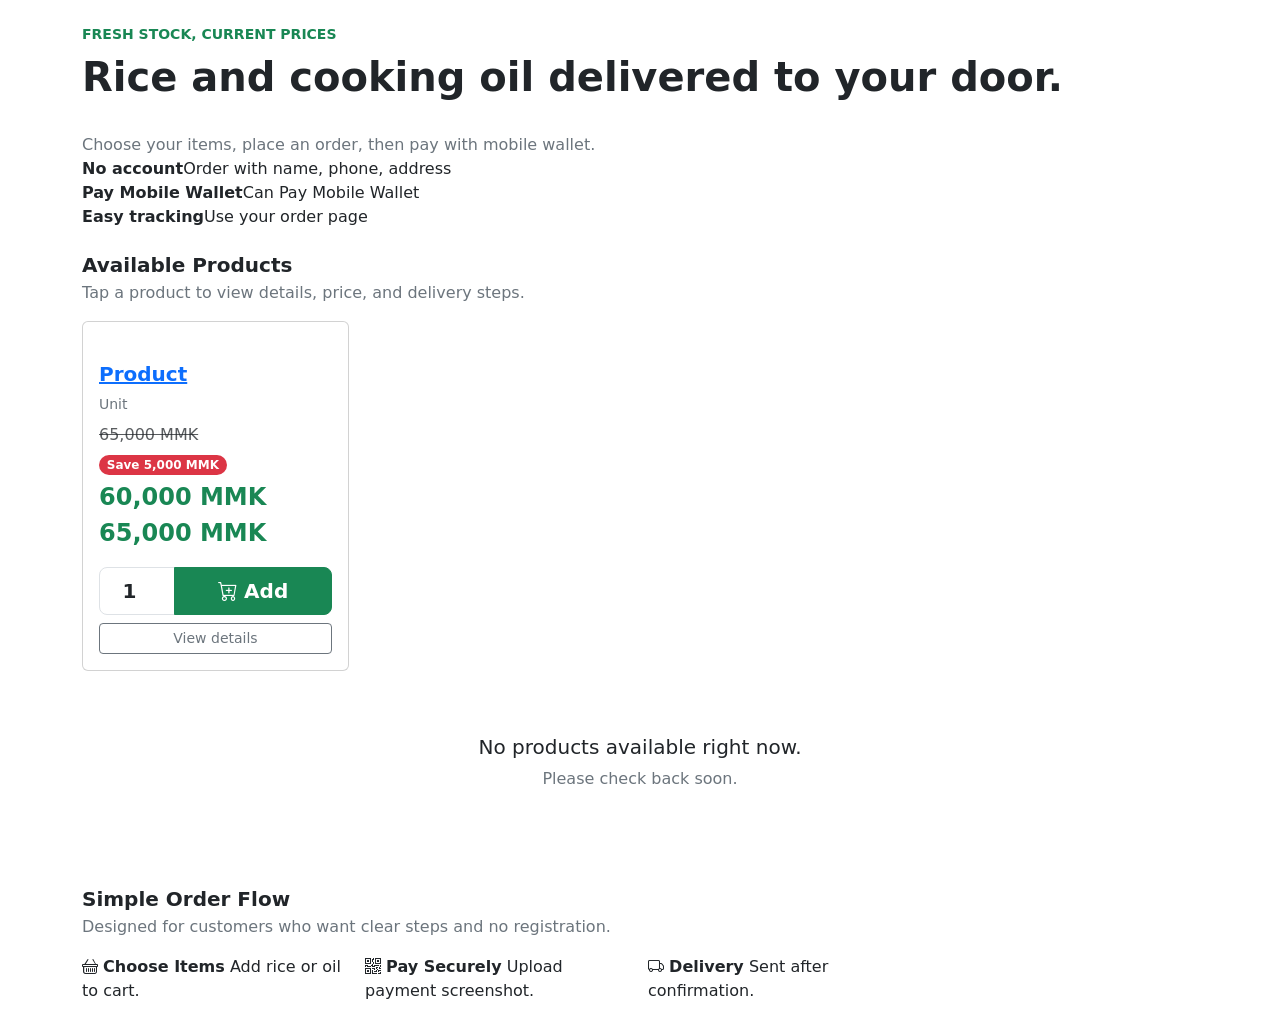
<file: src/main/resources/templates/index.html>
<!doctype html>
<html xmlns:th="http://www.thymeleaf.org" th:lang="${#locale.language}">
<head>
    <meta charset="UTF-8">
    <meta name="viewport" content="width=device-width, initial-scale=1">
    <title>မြတ်မွန် ဆန်ဆိုင်</title>
    <link href="https://cdn.jsdelivr.net/npm/bootstrap@5.3.3/dist/css/bootstrap.min.css" rel="stylesheet">
    <link href="https://cdn.jsdelivr.net/npm/bootstrap-icons@1.11.3/font/bootstrap-icons.min.css" rel="stylesheet">
    <link rel="stylesheet" th:href="@{/css/app.css}">
</head>
<body>
<div th:replace="~{fragments/layout :: navbar}"></div>
<div th:replace="~{fragments/layout :: alerts}"></div>

<main class="container py-3 py-md-4">
    <section class="store-hero mb-4">
        <div class="store-hero-copy">
            <p class="text-uppercase small text-success fw-semibold mb-2" th:text="#{home.badge}">Fresh stock, current prices</p>
            <h1 class="fw-bold mb-2" th:text="#{home.title}">Rice and cooking oil delivered to your door.</h1>
        </br>
            <p class="text-secondary mb-0" th:text="#{home.subtitle}">Choose your items, place an order, then pay with mobile wallet.</p>
        </div>
        <div class="hero-points" aria-label="Order benefits">
            <div><strong th:text="#{home.noAccount}">No account</strong><span th:text="#{home.noAccountText}">Order with name, phone, address</span></div>
            <div><strong th:text="#{home.payLater}">Pay Mobile Wallet</strong><span th:text="#{home.payLaterText}">Can Pay Mobile Wallet</span></div>
            <div><strong th:text="#{home.easyTracking}">Easy tracking</strong><span th:text="#{home.easyTrackingText}">Use your order page</span></div>
        </div>
    </section>

    <div class="section-heading mb-3">
        <div>
            <h2 class="h5 h4-md fw-bold mb-1" th:text="#{home.available}">Available Products</h2>
            <p class="text-secondary mb-0" th:text="#{home.availableText}">Tap a product to view details, price, and delivery steps.</p>
        </div>
    </div>

    <div class="row g-3">
        <div class="col-12 col-sm-6 col-lg-3" th:each="product : ${products}">
            <div class="card product-card h-100">
                <a th:href="@{/products/{id}(id=${product.id})}" class="product-link">
                    <img th:src="@{${product.imageUrl}}" class="card-img-top product-img" th:alt="${product.name}">
                </a>
                <div class="card-body d-flex flex-column">
                    <a th:href="@{/products/{id}(id=${product.id})}" class="product-title-link">
                        <h3 class="h5 card-title fw-bold" th:text="${product.name}">Product</h3>
                    </a>
                    <p class="text-secondary small mb-2" th:text="${product.unitLabel}">Unit</p>
                    <!-- Price block: shows discount if available, otherwise original price -->
                    <div class="product-price-box mb-3">
                        <!-- Discounted price display -->
                        <div th:if="${product.hasDiscount()}" class="d-flex flex-column gap-1">
                            <div class="d-flex align-items-center gap-2 flex-wrap">
                                <del class="text-muted small fs-6 price-original" th:text="${@currency.format(product.price, #locale)}">65,000 MMK</del>
                                <span class="badge bg-danger rounded-pill savings-badge"
                                      th:text="#{product.save} + ' ' + ${@currency.format(product.savingsAmount, #locale)}">Save 5,000 MMK</span>
                            </div>
                            <div>
                                <span class="fw-bold text-success fs-4 price-discounted"
                                      th:text="${@currency.format(product.discountPrice, #locale)}">60,000 MMK</span>
                            </div>
                        </div>
                        <!-- Regular price display (no discount) -->
                        <div th:unless="${product.hasDiscount()}">
                            <span class="fw-bold text-success fs-4 price" th:text="${@currency.format(product.price, #locale)}">65,000 MMK</span>
                        </div>
                    </div>
                    <form th:action="@{/cart/add/{id}(id=${product.id})}" method="post" class="mt-auto product-actions" data-product-id="${product.id}">
                        <input type="hidden" th:name="${_csrf.parameterName}" th:value="${_csrf.token}">
                        <div class="input-group input-group-lg mb-2">
                            <input class="form-control text-center fw-bold" type="number" name="quantity" min="1" value="1" aria-label="Quantity" style="max-width:76px;">
                            <button class="btn btn-success add-cart-btn flex-grow-1" type="submit">
                                <i class="bi bi-cart-plus fs-5" aria-hidden="true"></i>
                                <span class="fw-bold" th:text="#{product.addToCart}">Add</span>
                            </button>
                        </div>
                        <a th:href="@{/products/{id}(id=${product.id})}" class="btn btn-outline-secondary btn-sm w-100 product-detail-btn" th:text="#{home.viewDetails}">View details</a>
                    </form>
                </div>
            </div>
        </div>
        <div class="col-12" th:if="${#lists.isEmpty(products)}">
            <div class="empty-state text-center py-5">
                <h2 class="h5">No products available right now.</h2>
                <p class="text-secondary mb-0">Please check back soon.</p>
            </div>
        </div>
    </div>

    <section class="process-section mt-5">
        <div class="section-heading mb-3">
            <div>
                <h2 class="h5 h4-md fw-bold mb-1" th:text="#{home.flow}">Simple Order Flow</h2>
                <p class="text-secondary mb-0" th:text="#{home.flowText}">Designed for customers who want clear steps and no registration.</p>
            </div>
        </div>
        <div class="row g-3">
            <div class="col-6 col-lg-3">
                <div class="process-card">
                    <i class="bi bi-basket" aria-hidden="true"></i>
                    <strong th:text="#{home.choose}">Choose Items</strong>
                    <span th:text="#{home.chooseText}">Add rice or oil to cart.</span>
                </div>
            </div>
            <!-- <div class="col-6 col-lg-3">
                <div class="process-card">
                    <i class="bi bi-clipboard-check" aria-hidden="true"></i>
                    <strong th:text="#{home.approve}">Mobile Wallet</strong>
                    <span th:text="#{home.approveText}">Can Pay Mobile Wallet.</span>
                </div>
            </div> -->
            <div class="col-6 col-lg-3">
                <div class="process-card">
                    <i class="bi bi-qr-code" aria-hidden="true"></i>
                    <strong th:text="#{home.pay}">Pay Securely</strong>
                    <span th:text="#{home.payText}">Upload payment screenshot.</span>
                </div>
            </div>
            <div class="col-6 col-lg-3">
                <div class="process-card">
                    <i class="bi bi-truck" aria-hidden="true"></i>
                    <strong th:text="#{home.delivery}">Delivery</strong>
                    <span th:text="#{home.deliveryText}">Sent after confirmation.</span>
                </div>
            </div>
        </div>
    </section>
</main>

<div th:replace="~{fragments/layout :: footer}"></div>
<script src="https://cdn.jsdelivr.net/npm/bootstrap@5.3.3/dist/js/bootstrap.bundle.min.js"></script>
</body>
</html>
</file>
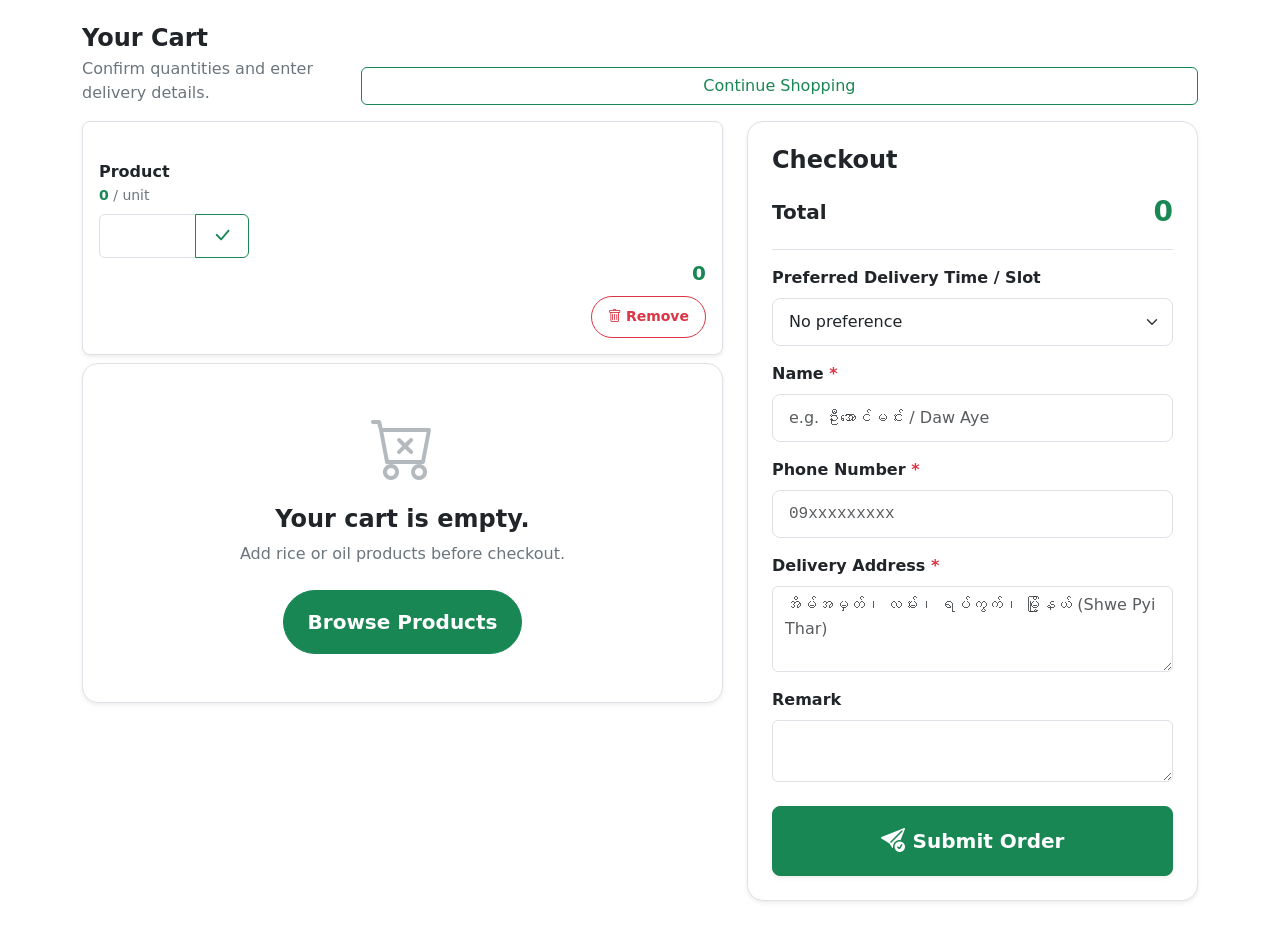
<file: src/main/resources/templates/cart.html>
<!doctype html>
<html xmlns:th="http://www.thymeleaf.org" th:lang="${#locale.language}">

<head>
    <meta charset="UTF-8">
    <meta name="viewport" content="width=device-width, initial-scale=1">
    <title th:text="#{cart.title}">Your Cart</title>
    <link href="https://cdn.jsdelivr.net/npm/bootstrap@5.3.3/dist/css/bootstrap.min.css" rel="stylesheet">
    <link href="https://cdn.jsdelivr.net/npm/bootstrap-icons@1.11.3/font/bootstrap-icons.min.css" rel="stylesheet">
    <link rel="stylesheet" th:href="@{/css/app.css}">
</head>

<body>
    <div th:replace="~{fragments/layout :: navbar}"></div>
    <div th:replace="~{fragments/layout :: alerts}"></div>

    <main class="container py-3 py-md-4">
        <div class="d-flex flex-column flex-md-row justify-content-between gap-2 align-items-md-end mb-3">
            <div>
                <h1 class="h4 h3-md fw-bold mb-1" th:text="#{cart.title}">Your Cart</h1>
                <p class="text-secondary mb-0" th:text="#{cart.subtitle}">Confirm quantities and enter delivery details.
                </p>
            </div>
            <a th:href="@{/}" class="btn btn-outline-success w-100 w-md-auto" th:text="#{cart.continueShopping}">Continue Shopping</a>
        </div>

        <div class="row g-4">
            <div class="col-lg-7">
                <div class="list-group" th:if="${!cart.empty}">
                    <div class="list-group-item cart-row p-3 mb-2 rounded-3 border shadow-sm bg-white" th:each="item : ${cart.items}">
                        <img th:src="@{${item.imageUrl}}" th:alt="${item.name}" class="cart-thumb rounded-3">
                        <div class="flex-grow-1">
                            <h2 class="h6 fw-bold mb-1 text-dark" th:text="${item.name}">Product</h2>
                            <p class="small text-secondary mb-2">
                                <span class="fw-bold text-success" th:text="${@currency.format(item.unitPrice, #locale)}">0</span> /
                                <span th:text="${item.unitLabel}">unit</span>
                            </p>
                            <form th:action="@{/cart/update}" method="post" class="d-flex align-items-center gap-2 mt-1">
                                <input type="hidden" th:name="${_csrf.parameterName}" th:value="${_csrf.token}">
                                <input type="hidden" name="productId" th:value="${item.productId}">
                                <div class="input-group" style="max-width: 150px;">
                                    <input class="form-control text-center fw-bold fs-6" name="quantity" type="number"
                                           min="1" th:value="${item.quantity}" style="height: 44px;">
                                    <button class="btn btn-outline-success fw-bold px-3" type="submit" style="height: 44px;" title="Update">
                                        <i class="bi bi-check-lg fs-5"></i>
                                    </button>
                                </div>
                            </form>
                        </div>
                        <div class="text-end d-flex flex-column align-items-end justify-content-between">
                            <div class="fw-bold fs-5 text-success">
                                <span th:text="${@currency.format(item.lineTotal, #locale)}">0</span>
                            </div>
                            <form th:action="@{/cart/remove}" method="post" class="mt-2">
                                <input type="hidden" th:name="${_csrf.parameterName}" th:value="${_csrf.token}">
                                <input type="hidden" name="productId" th:value="${item.productId}">
                                <button class="btn btn-outline-danger btn-sm px-3 py-2 fw-semibold d-inline-flex align-items-center gap-1 rounded-pill"
                                        type="submit" style="min-height: 42px;">
                                    <i class="bi bi-trash"></i>
                                    <span>Remove</span>
                                </button>
                            </form>
                        </div>
                    </div>
                </div>
                <div class="empty-state text-center py-5 shadow-sm rounded-4 border bg-white" th:if="${cart.empty}">
                    <i class="bi bi-cart-x display-3 text-secondary d-block mb-3 opacity-50"></i>
                    <h2 class="h4 fw-bold text-dark" th:text="#{cart.emptyTitle}">Your cart is empty.</h2>
                    <p class="text-secondary fs-6 mb-4" th:text="#{cart.emptySubtitle}">Add rice or oil products before checkout.</p>
                    <a th:href="@{/}" class="btn btn-success btn-lg px-4 py-3 fw-bold rounded-pill" style="min-height: 48px;" th:text="#{cart.browseProducts}">Browse Products</a>
                </div>
            </div>

            <div class="col-lg-5">
                <div class="summary-panel shadow-sm border rounded-4 p-4 bg-white">
                    <h2 class="h4 fw-bold text-dark mb-3" th:text="#{checkout.title}">Checkout</h2>
                    <div class="d-flex justify-content-between align-items-center border-bottom pb-3 mb-3">
                        <span class="fs-5 fw-bold text-dark">Total</span>
                        <strong class="fs-3 fw-bold text-success" th:text="${@currency.format(cart.total, #locale)}">0</strong>
                    </div>
                    <form th:action="@{/checkout}" th:object="${checkoutForm}" method="post" novalidate>
                        <input type="hidden" th:name="${_csrf.parameterName}" th:value="${_csrf.token}">

                        <div class="mb-3">
                            <label class="form-label fw-bold text-dark fs-6" for="preferredDeliverySlot"
                                th:text="#{checkout.preferredDeliverySlot}">Preferred Delivery Time / Slot</label>
                            <select id="preferredDeliverySlot" class="form-select form-select-lg fs-6" th:field="*{preferredDeliverySlot}" style="min-height: 48px;">
                                <option value="" th:text="#{checkout.noPreference}">No preference</option>
                                <option value="Morning (8:00 AM - 12:00 PM)" th:text="#{checkout.slot.morning}">Morning
                                    (8:00 AM - 12:00 PM)</option>
                                <option value="Afternoon (1:00 PM - 5:00 PM)" th:text="#{checkout.slot.afternoon}">
                                    Afternoon (1:00 PM - 5:00 PM)</option>
                                <option value="Evening (5:00 PM - 8:00 PM)" th:text="#{checkout.slot.evening}">Evening
                                    (5:00 PM - 8:00 PM)</option>
                                <option value="Custom" th:text="#{checkout.slot.custom}">Custom (see note)</option>
                            </select>
                        </div>

                        <div class="mb-3">
                            <label class="form-label fw-bold text-dark fs-6" for="customerName">
                                <span th:text="#{checkout.customerName}">Name</span>
                                <span class="text-danger">*</span>
                            </label>
                            <input id="customerName" class="form-control form-control-lg fs-6" th:field="*{customerName}" required placeholder="e.g. ဦးအောင်မင်း / Daw Aye" style="min-height: 48px;">
                            <div class="invalid-feedback d-block fw-bold" th:if="${#fields.hasErrors('customerName')}"
                                th:errors="*{customerName}"></div>
                        </div>

                        <div class="mb-3">
                            <label class="form-label fw-bold text-dark fs-6" for="phoneNumber">
                                <span th:text="#{checkout.phoneNumber}">Phone Number</span>
                                <span class="text-danger">*</span>
                            </label>
                            <input id="phoneNumber" class="form-control form-control-lg fs-6 font-monospace" type="tel" th:field="*{phoneNumber}" required placeholder="09xxxxxxxxx" autocomplete="tel" inputmode="tel" style="min-height: 48px;">
                            <div class="invalid-feedback d-block fw-bold" th:if="${#fields.hasErrors('phoneNumber')}"
                                th:errors="*{phoneNumber}"></div>
                        </div>

                        <div class="mb-3">
                            <label class="form-label fw-bold text-dark fs-6" for="deliveryAddress">
                                <span th:text="#{checkout.deliveryAddress}">Delivery Address</span>
                                <span class="text-danger">*</span>
                            </label>
                            <textarea id="deliveryAddress" class="form-control fs-6" rows="3" th:field="*{deliveryAddress}"
                                required placeholder="အိမ်အမှတ်၊ လမ်း၊ ရပ်ကွက်၊ မြို့နယ် (Shwe Pyi Thar)"></textarea>
                            <div class="invalid-feedback d-block fw-bold" th:if="${#fields.hasErrors('deliveryAddress')}"
                                th:errors="*{deliveryAddress}"></div>
                        </div>

                        <div class="mb-4">
                            <label class="form-label fw-bold text-dark fs-6" for="deliveryNote"
                                th:text="#{checkout.deliveryNote}">Remark</label>
                            <textarea id="deliveryNote" class="form-control fs-6" th:field="*{deliveryNote}"
                                th:placeholder="#{checkout.deliveryNote.placeholder}" rows="2"></textarea>
                        </div>

                        <button class="btn btn-success btn-lg w-100 py-3 fw-bold fs-5 d-flex align-items-center justify-content-center gap-2 shadow-sm rounded-3"
                                type="submit"
                                th:disabled="${cart.empty}"
                                style="min-height: 54px;">
                            <i class="bi bi-send-check-fill fs-4" aria-hidden="true"></i>
                            <span th:text="#{checkout.submitOrder}">Submit Order</span>
                        </button>
                    </form>
                </div>
            </div>
        </div>
    </main>

    <div th:replace="~{fragments/layout :: footer}"></div>
    <script src="https://cdn.jsdelivr.net/npm/bootstrap@5.3.3/dist/js/bootstrap.bundle.min.js"></script>
</body>

</html>
</file>
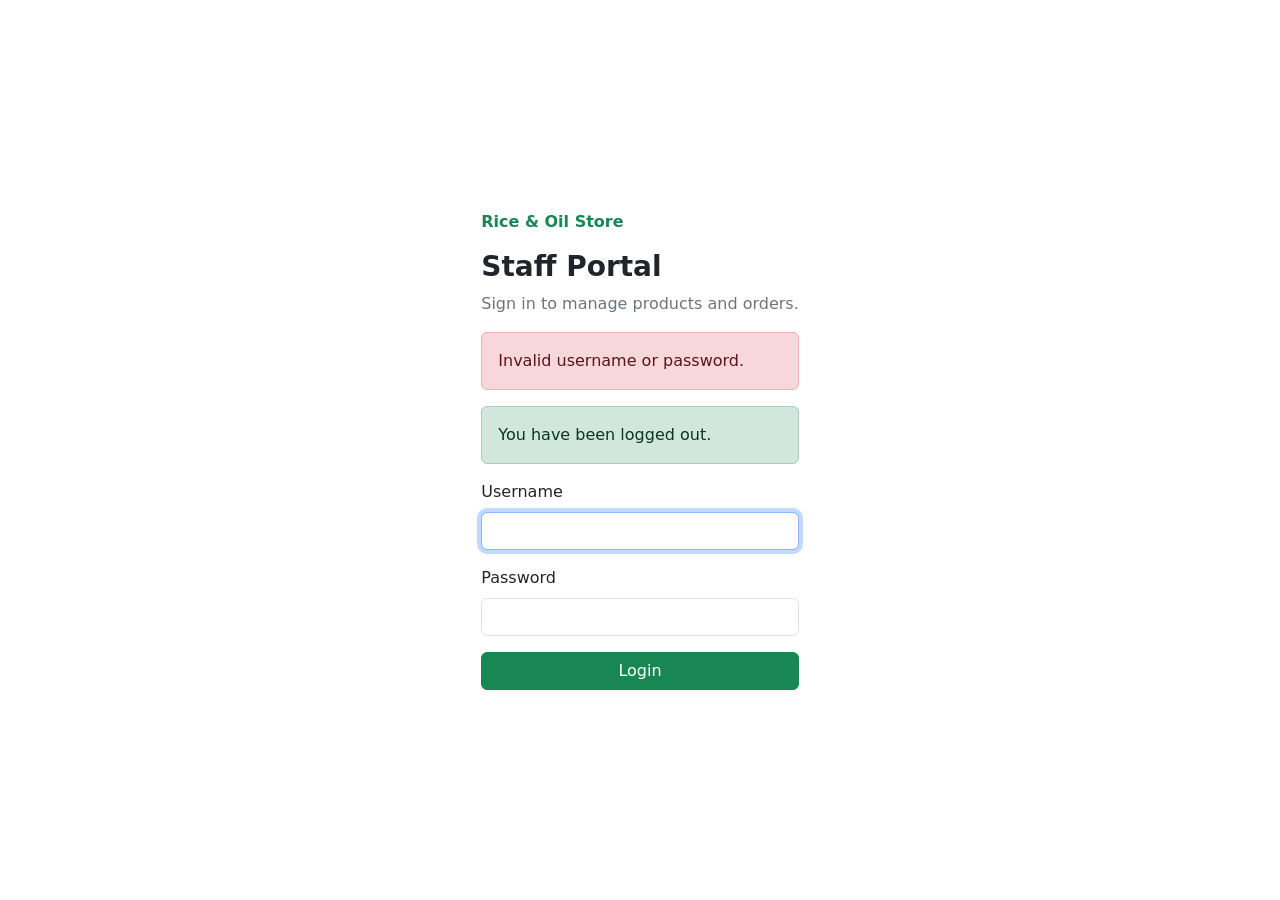
<file: src/main/resources/templates/login.html>
<!doctype html>
<html lang="en" xmlns:th="http://www.thymeleaf.org">
<head>
    <meta charset="UTF-8">
    <meta name="viewport" content="width=device-width, initial-scale=1">
    <title>Staff Portal</title>
    <link href="https://cdn.jsdelivr.net/npm/bootstrap@5.3.3/dist/css/bootstrap.min.css" rel="stylesheet">
    <link href="https://cdn.jsdelivr.net/npm/bootstrap-icons@1.11.3/font/bootstrap-icons.min.css" rel="stylesheet">
    <link rel="stylesheet" th:href="@{/css/app.css}">
</head>
<body class="login-page">
<main class="container min-vh-100 d-flex align-items-center justify-content-center py-4">
    <div class="login-panel">
        <a th:href="@{/}" class="text-success text-decoration-none fw-bold">Rice & Oil Store</a>
        <h1 class="h3 fw-bold mt-3">Staff Portal</h1>
        <p class="text-secondary">Sign in to manage products and orders.</p>
        <div th:if="${param.error}" class="alert alert-danger">Invalid username or password.</div>
        <div th:if="${param.logout}" class="alert alert-success">You have been logged out.</div>
        <form th:action="@{/login}" method="post">
            <input type="hidden" th:name="${_csrf.parameterName}" th:value="${_csrf.token}">
            <div class="mb-3">
                <label class="form-label" for="username">Username</label>
                <input id="username" class="form-control" type="text" name="username" autofocus required>
            </div>
            <div class="mb-3">
                <label class="form-label" for="password">Password</label>
                <input id="password" class="form-control" type="password" name="password" required>
            </div>
            <button class="btn btn-success w-100" type="submit">Login</button>
        </form>
    </div>
</main>
</body>
</html>
</file>
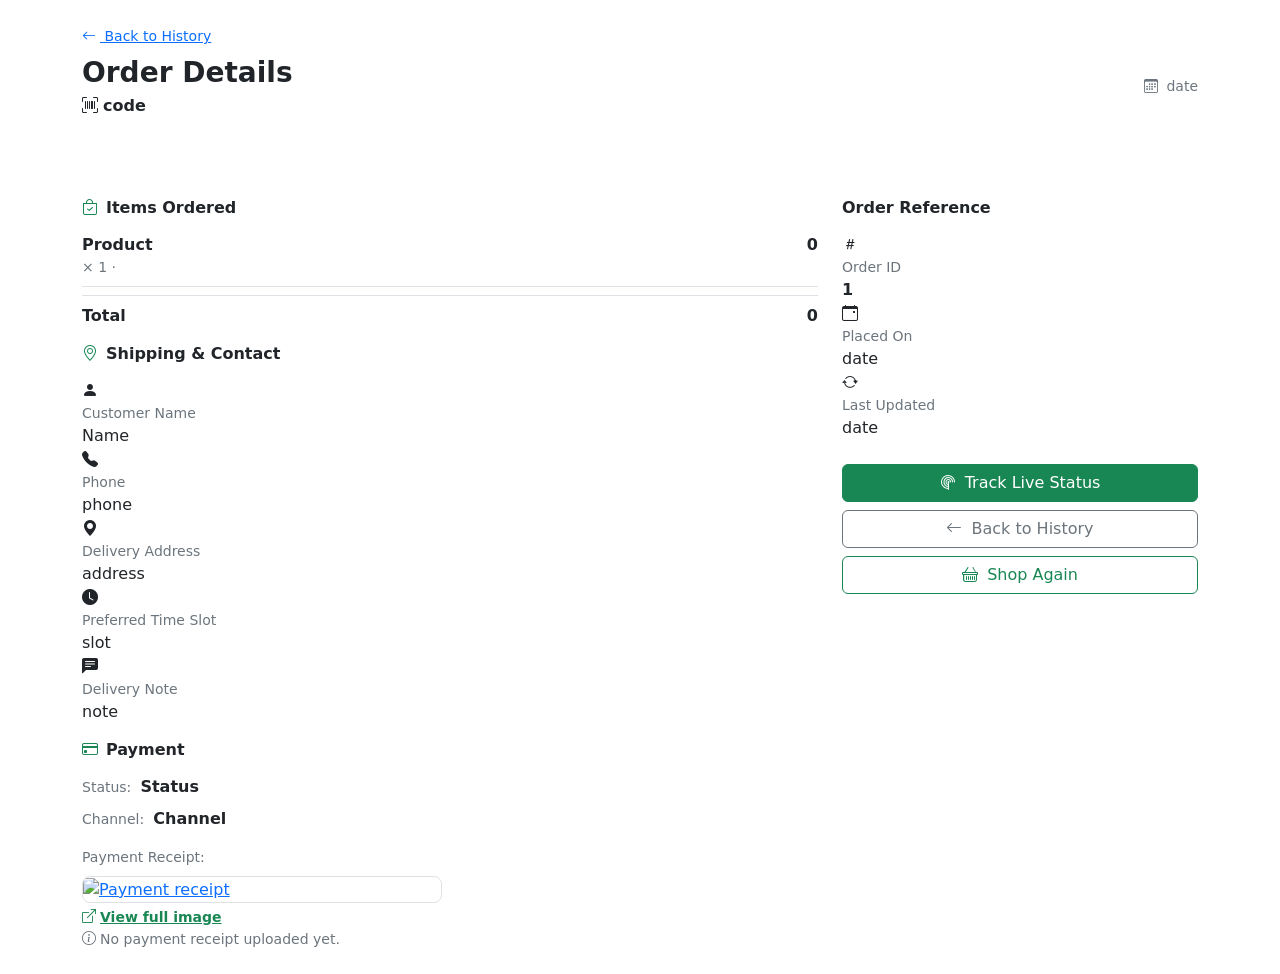
<file: src/main/resources/templates/order-detail.html>
<!doctype html>
<html xmlns:th="http://www.thymeleaf.org" th:lang="${#locale.language}">
<head>
    <meta charset="UTF-8">
    <meta name="viewport" content="width=device-width, initial-scale=1">
    <title th:text="${'Order ' + order.trackingCode + ' — Details'}">Order Details</title>
    <meta name="description" content="Full order details including items, delivery info, and payment status.">
    <link href="https://cdn.jsdelivr.net/npm/bootstrap@5.3.3/dist/css/bootstrap.min.css" rel="stylesheet">
    <link href="https://cdn.jsdelivr.net/npm/bootstrap-icons@1.11.3/font/bootstrap-icons.min.css" rel="stylesheet">
    <link rel="stylesheet" th:href="@{/css/app.css}">
</head>
<body>
<div th:replace="~{fragments/layout :: navbar}"></div>
<div th:replace="~{fragments/layout :: alerts}"></div>

<main class="container py-4">

    <!-- Page Header -->
    <div class="d-flex justify-content-between align-items-center mb-4">
        <div>
            <a th:href="@{/track}" class="back-link small">
                <i class="bi bi-arrow-left me-1"></i> Back to History
            </a>
            <h1 class="h3 fw-bold mt-2 mb-1">Order Details</h1>
            <div class="tracking-code">
                <i class="bi bi-upc-scan"></i>
                <strong th:text="${order.trackingCode}">code</strong>
            </div>
        </div>
        <div class="text-end">
            <span class="badge rounded-pill status-badge fs-6"
                  th:classappend="${order.status.name() == 'CANCELLED' ? ' cancelled' : (order.status.name() == 'PENDING_PAYMENT' ? ' bg-warning text-dark' : '')}"
                  th:text="#{${'status.' + order.status.name()}}">Status</span>
            <div class="small text-secondary mt-1">
                <i class="bi bi-calendar3 me-1"></i>
                <span th:text="${@dateUtils.format(order.createdAt, 'dd MMM yyyy, HH:mm', #locale)}">date</span>
            </div>
        </div>
    </div>

    <!-- 5-step stepper at the top -->
    <div class="summary-panel mb-4 py-3 px-4">
        <div th:replace="~{fragments/layout :: orderStepper(order=${order})}"></div>
    </div>

    <div class="row g-4">
        <!-- Left: Items + Delivery + Payment -->
        <div class="col-md-8">

            <!-- Items -->
            <div class="summary-panel mb-3">
                <h2 class="h6 fw-bold mb-3">
                    <i class="bi bi-bag-check me-2 text-success"></i>Items Ordered
                </h2>
                <div class="border-bottom pb-2 mb-2" th:each="item : ${order.items}">
                    <div class="d-flex justify-content-between align-items-start gap-2">
                        <div>
                            <div class="fw-semibold" th:text="${item.product.name}">Product</div>
                            <div class="small text-secondary">
                                × <span th:text="${item.quantity}">1</span>
                                <span th:if="${item.product.unitLabel}"> · <span th:text="${item.product.unitLabel}"></span></span>
                            </div>
                        </div>
                        <strong class="price flex-shrink-0" th:text="${@currency.format(item.lineTotal, #locale)}">0</strong>
                    </div>
                </div>
                <div class="d-flex justify-content-between pt-2 fw-bold border-top mt-2">
                    <span th:text="#{order.total}">Total</span>
                    <span class="price" th:text="${@currency.format(order.totalAmount, #locale)}">0</span>
                </div>
            </div>

            <!-- Shipping & Contact -->
            <div class="summary-panel mb-3">
                <h2 class="h6 fw-bold mb-3">
                    <i class="bi bi-geo-alt me-2 text-success"></i>Shipping &amp; Contact
                </h2>
                <div class="simple-info-grid">
                    <div>
                        <i class="bi bi-person-fill"></i>
                        <div>
                            <div class="small text-secondary">Customer Name</div>
                            <div class="fw-medium" th:text="${order.customerName}">Name</div>
                        </div>
                    </div>
                    <div>
                        <i class="bi bi-telephone-fill"></i>
                        <div>
                            <div class="small text-secondary">Phone</div>
                            <div class="fw-medium" th:text="${order.phoneNumber}">phone</div>
                        </div>
                    </div>
                    <div>
                        <i class="bi bi-geo-alt-fill"></i>
                        <div>
                            <div class="small text-secondary">Delivery Address</div>
                            <div class="fw-medium" th:text="${order.deliveryAddress}">address</div>
                        </div>
                    </div>
                    <div th:if="${order.preferredDeliverySlot != null and !#strings.isEmpty(order.preferredDeliverySlot)}">
                        <i class="bi bi-clock-fill"></i>
                        <div>
                            <div class="small text-secondary">Preferred Time Slot</div>
                            <div class="fw-medium" th:text="${order.preferredDeliverySlot}">slot</div>
                        </div>
                    </div>
                    <div th:if="${order.deliveryNote != null and !#strings.isEmpty(order.deliveryNote)}">
                        <i class="bi bi-chat-left-text-fill"></i>
                        <div>
                            <div class="small text-secondary">Delivery Note</div>
                            <div class="fw-medium" th:text="${order.deliveryNote}">note</div>
                        </div>
                    </div>
                </div>
            </div>

            <!-- Payment Proof -->
            <div class="summary-panel">
                <h2 class="h6 fw-bold mb-3">
                    <i class="bi bi-credit-card me-2 text-success"></i>Payment
                </h2>
                <div class="mb-2">
                    <span class="small text-secondary">Status:</span>
                    <strong class="ms-1" th:text="#{${'status.' + order.status.name()}}">Status</strong>
                </div>
                <div th:if="${order.paymentChannel != null and order.paymentChannel.name() != 'UNKNOWN'}" class="mb-3">
                    <span class="small text-secondary">Channel:</span>
                    <strong class="ms-1" th:text="${order.paymentChannel.name()}">Channel</strong>
                </div>
                <div th:if="${order.paymentScreenshotPath}">
                    <div class="small text-secondary mb-2">Payment Receipt:</div>
                    <a th:href="${order.paymentScreenshotPath}" target="_blank" rel="noopener"
                       class="d-block border rounded-3 overflow-hidden" style="max-width:360px;">
                        <img th:src="${order.paymentScreenshotPath}" alt="Payment receipt"
                             class="img-fluid" style="max-height:240px; width:100%; object-fit:cover;">
                    </a>
                    <a th:href="${order.paymentScreenshotPath}" target="_blank" rel="noopener"
                       class="small text-success fw-semibold d-inline-flex align-items-center gap-1 mt-1">
                        <i class="bi bi-box-arrow-up-right"></i> View full image
                    </a>
                </div>
                <div th:unless="${order.paymentScreenshotPath}" class="text-secondary small">
                    <i class="bi bi-info-circle me-1"></i>No payment receipt uploaded yet.
                </div>
            </div>
        </div>

        <!-- Right: Summary & Actions -->
        <div class="col-md-4">
            <div class="summary-panel">
                <h2 class="h6 fw-bold mb-3">Order Reference</h2>
                <div class="simple-info-grid">
                    <div>
                        <i class="bi bi-hash"></i>
                        <div>
                            <div class="small text-secondary">Order ID</div>
                            <div class="fw-bold" th:text="${order.id}">1</div>
                        </div>
                    </div>
                    <div>
                        <i class="bi bi-calendar-event"></i>
                        <div>
                            <div class="small text-secondary">Placed On</div>
                            <div class="fw-medium" th:text="${@dateUtils.format(order.createdAt, 'dd MMM yyyy, HH:mm', #locale)}">date</div>
                        </div>
                    </div>
                    <div th:if="${order.updatedAt}">
                        <i class="bi bi-arrow-repeat"></i>
                        <div>
                            <div class="small text-secondary">Last Updated</div>
                            <div class="fw-medium" th:text="${@dateUtils.format(order.updatedAt, 'dd MMM yyyy, HH:mm', #locale)}">date</div>
                        </div>
                    </div>
                </div>

                <div class="mt-4 d-grid gap-2">
                    <a class="btn btn-success" th:href="@{/orders/track/{code}(code=${order.trackingCode})}">
                        <i class="bi bi-radar me-1"></i> Track Live Status
                    </a>
                    <a class="btn btn-outline-secondary" th:href="@{/track}">
                        <i class="bi bi-arrow-left me-1"></i> Back to History
                    </a>
                    <a class="btn btn-outline-success" th:href="@{/}">
                        <i class="bi bi-basket me-1"></i> Shop Again
                    </a>
                </div>
            </div>
        </div>
    </div>
</main>

<div th:replace="~{fragments/layout :: footer}"></div>
<script src="https://cdn.jsdelivr.net/npm/bootstrap@5.3.3/dist/js/bootstrap.bundle.min.js"></script>
</body>
</html>
</file>
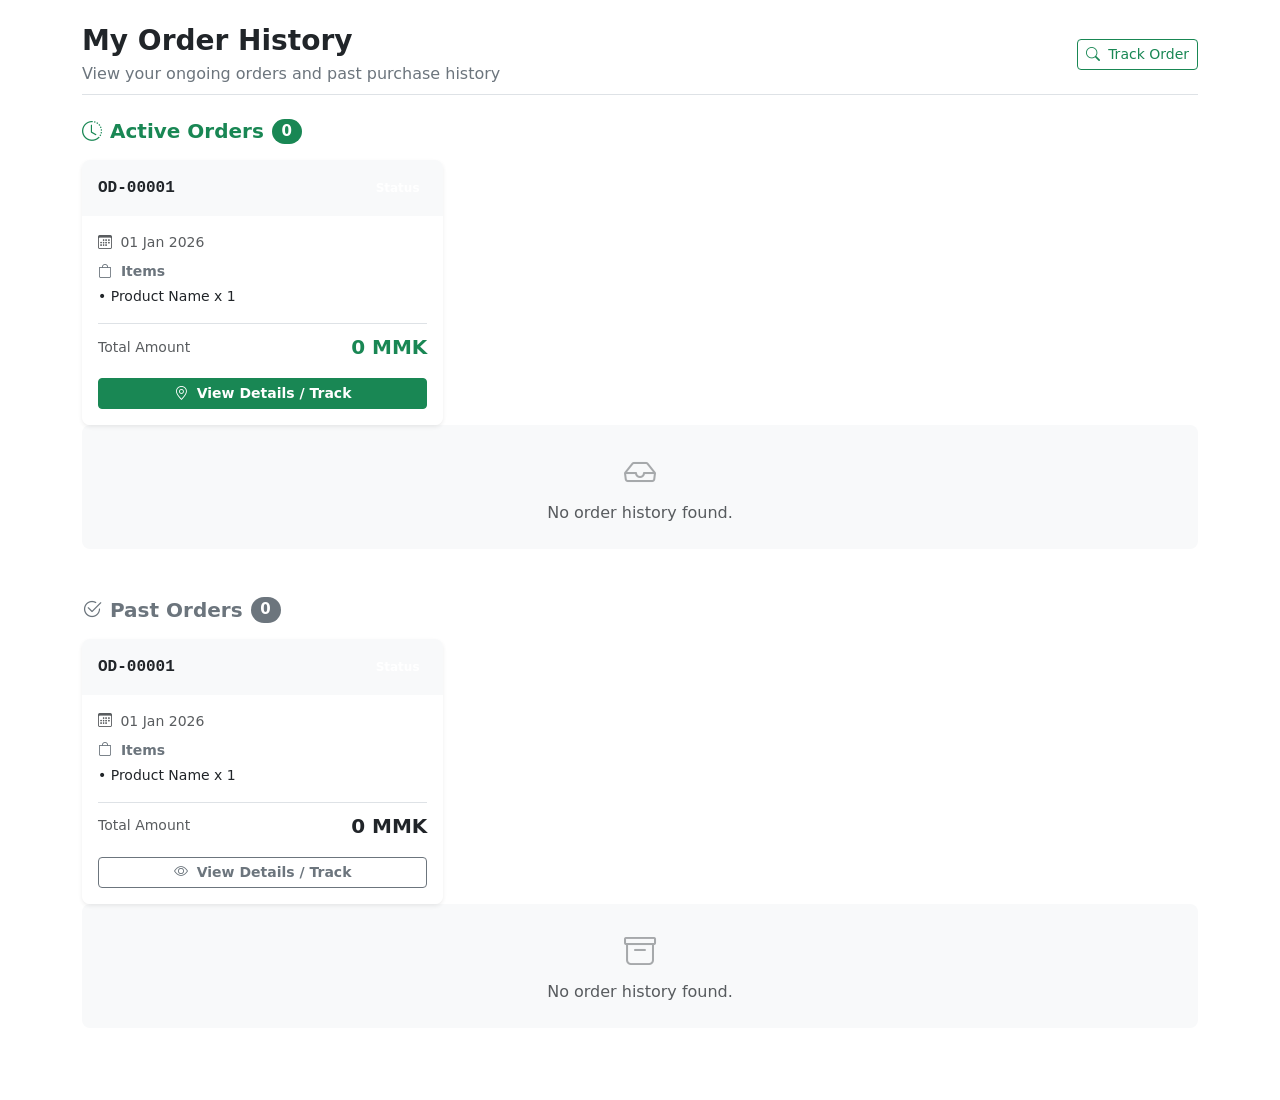
<file: src/main/resources/templates/order-history.html>
<!doctype html>
<html xmlns:th="http://www.thymeleaf.org" th:lang="${#locale.language}">
<head>
    <meta charset="UTF-8">
    <meta name="viewport" content="width=device-width, initial-scale=1">
    <title th:text="#{orderHistory.title}">My Order History</title>
    <meta name="description" content="View your active and past order history.">
    <link href="https://cdn.jsdelivr.net/npm/bootstrap@5.3.3/dist/css/bootstrap.min.css" rel="stylesheet">
    <link href="https://cdn.jsdelivr.net/npm/bootstrap-icons@1.11.3/font/bootstrap-icons.min.css" rel="stylesheet">
    <link rel="stylesheet" th:href="@{/css/app.css}">
</head>
<body>
<div th:replace="~{fragments/layout :: navbar}"></div>
<div th:replace="~{fragments/layout :: alerts}"></div>

<main class="container py-4">

    <!-- Page Header -->
    <div class="d-flex justify-content-between align-items-center mb-4 pb-2 border-bottom">
        <div>
            <h1 class="h3 fw-bold mb-1" th:text="#{orderHistory.title}">My Order History</h1>
            <p class="text-secondary mb-0" th:text="#{orderHistory.subtitle}">View your ongoing orders and past purchase history</p>
        </div>
        <a th:href="@{/track}" class="btn btn-outline-success btn-sm">
            <i class="bi bi-search me-1"></i>
            <span th:text="#{nav.track}">Track Order</span>
        </a>
    </div>

    <!-- Active Orders Section -->
    <div class="mb-5">
        <h2 class="h5 fw-bold text-success mb-3 d-flex align-items-center gap-2">
            <i class="bi bi-clock-history"></i>
            <span th:text="#{orderHistory.active}">Active Orders</span>
            <span class="badge bg-success rounded-pill" th:if="${activeOrders != null}" th:text="${#lists.size(activeOrders)}">0</span>
        </h2>

        <div th:if="${activeOrders != null and not #lists.isEmpty(activeOrders)}" class="row g-3">
            <div th:each="o : ${activeOrders}" class="col-md-6 col-lg-4">
                <div class="card h-100 shadow-sm border-0 rounded-3 overflow-hidden">
                    <div class="card-header bg-light border-0 d-flex justify-content-between align-items-center py-3">
                        <span class="fw-bold text-dark font-monospace" th:text="${o.trackingCode}">OD-00001</span>
                        <span class="badge rounded-pill"
                              th:classappend="${o.status.name() == 'PENDING_PAYMENT' ? 'bg-warning text-dark' :
                                              (o.status.name() == 'PAYMENT_SUBMITTED' ? 'bg-purple' :
                                              (o.status.name() == 'PROCESSING' ? 'bg-primary' :
                                              (o.status.name() == 'OUT_FOR_DELIVERY' ? 'bg-info' : 'bg-secondary')))}"
                              th:text="#{${'status.' + o.status.name()}}">Status</span>
                    </div>
                    <div class="card-body">
                        <div class="small text-muted mb-2">
                            <i class="bi bi-calendar3 me-1"></i>
                            <span th:text="${@dateUtils.format(o.createdAt, 'dd MMM yyyy, HH:mm', #locale)}">01 Jan 2026</span>
                        </div>
                        <div class="mb-3" th:if="${o.items != null and not #lists.isEmpty(o.items)}">
                            <div class="small text-secondary fw-semibold mb-1">
                                <i class="bi bi-bag me-1"></i>
                                <span th:text="${#lists.size(o.items) + ' item(s)'}">Items</span>
                            </div>
                            <ul class="list-unstyled mb-0 small text-dark">
                                <li th:each="item : ${o.items}" class="text-truncate">
                                    • <span th:text="${item.product.name}">Product Name</span> x <span th:text="${item.quantity}">1</span>
                                </li>
                            </ul>
                        </div>
                        <div class="d-flex justify-content-between align-items-center pt-2 border-top">
                            <span class="small text-muted" th:text="#{orderHistory.total}">Total Amount</span>
                            <span class="fw-bold fs-5 text-success" th:text="${@currency.format(o.totalAmount, #locale)}">0 MMK</span>
                        </div>
                    </div>
                    <div class="card-footer bg-white border-0 pt-0 pb-3">
                        <a th:href="@{/orders/track/{code}(code=${o.trackingCode})}" class="btn btn-success w-100 btn-sm fw-semibold">
                            <i class="bi bi-geo-alt me-1"></i>
                            <span th:text="#{orderHistory.viewTrack}">View Details / Track</span>
                        </a>
                    </div>
                </div>
            </div>
        </div>

        <div th:if="${activeOrders == null or #lists.isEmpty(activeOrders)}" class="p-4 bg-light rounded-3 text-center text-muted">
            <i class="bi bi-inbox fs-2 opacity-50 d-block mb-1"></i>
            <span th:text="#{orderHistory.empty}">No order history found.</span>
        </div>
    </div>

    <!-- Past Orders Section -->
    <div class="mb-5">
        <h2 class="h5 fw-bold text-secondary mb-3 d-flex align-items-center gap-2">
            <i class="bi bi-check2-circle"></i>
            <span th:text="#{orderHistory.past}">Past Orders</span>
            <span class="badge bg-secondary rounded-pill" th:if="${pastOrders != null}" th:text="${#lists.size(pastOrders)}">0</span>
        </h2>

        <div th:if="${pastOrders != null and not #lists.isEmpty(pastOrders)}" class="row g-3">
            <div th:each="o : ${pastOrders}" class="col-md-6 col-lg-4">
                <div class="card h-100 shadow-sm border-0 rounded-3 overflow-hidden opacity-90">
                    <div class="card-header bg-light border-0 d-flex justify-content-between align-items-center py-3">
                        <span class="fw-bold text-dark font-monospace" th:text="${o.trackingCode}">OD-00001</span>
                        <span class="badge rounded-pill"
                              th:classappend="${o.status.name() == 'COMPLETED' ? 'bg-success' : 'bg-danger'}"
                              th:text="#{${'status.' + o.status.name()}}">Status</span>
                    </div>
                    <div class="card-body">
                        <div class="small text-muted mb-2">
                            <i class="bi bi-calendar3 me-1"></i>
                            <span th:text="${@dateUtils.format(o.createdAt, 'dd MMM yyyy, HH:mm', #locale)}">01 Jan 2026</span>
                        </div>
                        <div class="mb-3" th:if="${o.items != null and not #lists.isEmpty(o.items)}">
                            <div class="small text-secondary fw-semibold mb-1">
                                <i class="bi bi-bag me-1"></i>
                                <span th:text="${#lists.size(o.items) + ' item(s)'}">Items</span>
                            </div>
                            <ul class="list-unstyled mb-0 small text-dark">
                                <li th:each="item : ${o.items}" class="text-truncate">
                                    • <span th:text="${item.product.name}">Product Name</span> x <span th:text="${item.quantity}">1</span>
                                </li>
                            </ul>
                        </div>
                        <div class="d-flex justify-content-between align-items-center pt-2 border-top">
                            <span class="small text-muted" th:text="#{orderHistory.total}">Total Amount</span>
                            <span class="fw-bold fs-5 text-dark" th:text="${@currency.format(o.totalAmount, #locale)}">0 MMK</span>
                        </div>
                    </div>
                    <div class="card-footer bg-white border-0 pt-0 pb-3">
                        <a th:href="@{/orders/track/{code}(code=${o.trackingCode})}" class="btn btn-outline-secondary w-100 btn-sm fw-semibold">
                            <i class="bi bi-eye me-1"></i>
                            <span th:text="#{orderHistory.viewTrack}">View Details / Track</span>
                        </a>
                    </div>
                </div>
            </div>
        </div>

        <div th:if="${pastOrders == null or #lists.isEmpty(pastOrders)}" class="p-4 bg-light rounded-3 text-center text-muted">
            <i class="bi bi-archive fs-2 opacity-50 d-block mb-1"></i>
            <span th:text="#{orderHistory.empty}">No order history found.</span>
        </div>
    </div>

</main>

<div th:replace="~{fragments/layout :: footer}"></div>
<script src="https://cdn.jsdelivr.net/npm/bootstrap@5.3.3/dist/js/bootstrap.bundle.min.js"></script>
</body>
</html>
</file>
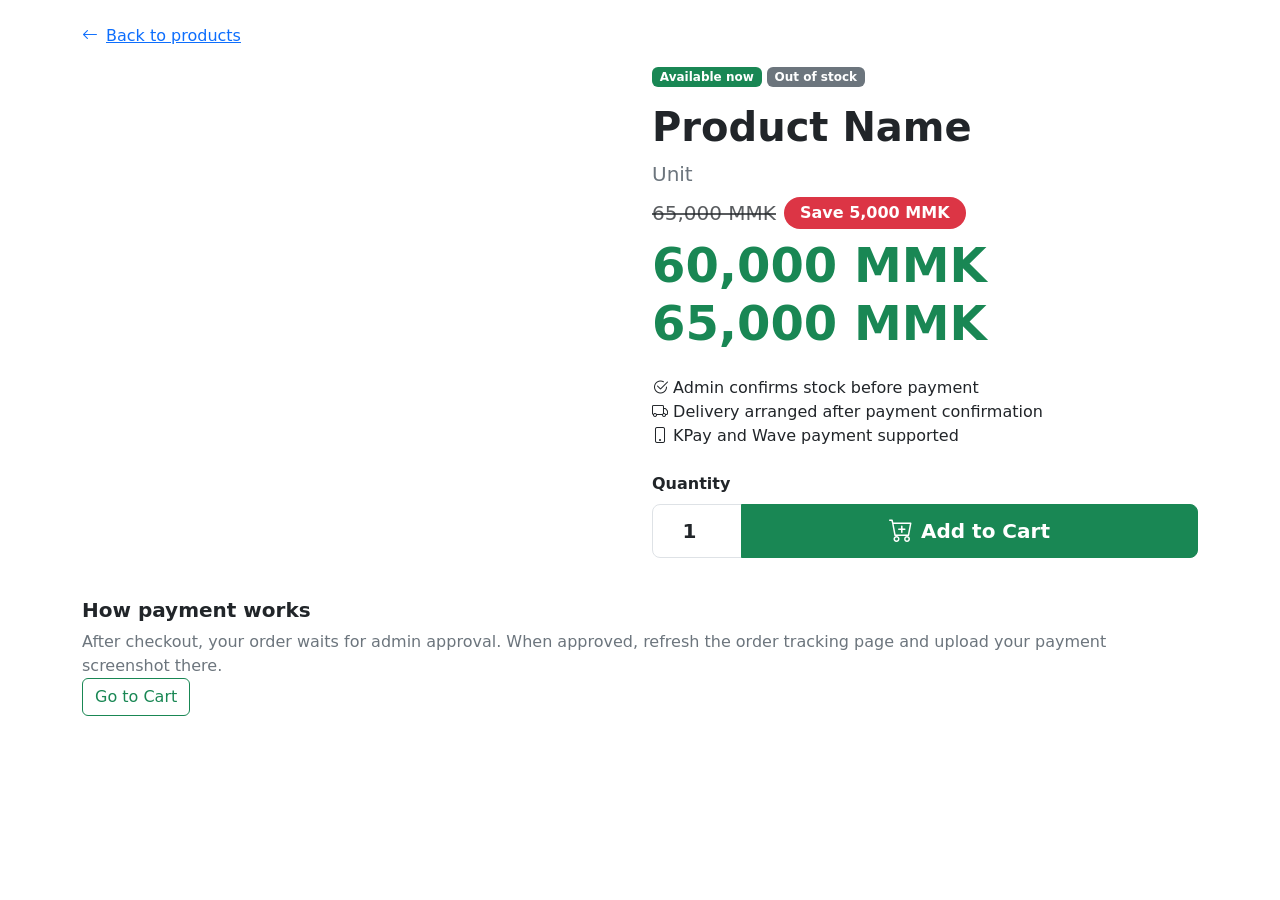
<file: src/main/resources/templates/product-detail.html>
<!doctype html>
<html xmlns:th="http://www.thymeleaf.org" th:lang="${#locale.language}">
<head>
    <meta charset="UTF-8">
    <meta name="viewport" content="width=device-width, initial-scale=1">
    <title th:text="${product.name} + ' | Rice & Oil Store'">Product Detail</title>
    <link href="https://cdn.jsdelivr.net/npm/bootstrap@5.3.3/dist/css/bootstrap.min.css" rel="stylesheet">
    <link href="https://cdn.jsdelivr.net/npm/bootstrap-icons@1.11.3/font/bootstrap-icons.min.css" rel="stylesheet">
    <link rel="stylesheet" th:href="@{/css/app.css}">
</head>
<body>
<div th:replace="~{fragments/layout :: navbar}"></div>
<div th:replace="~{fragments/layout :: alerts}"></div>

<main class="container py-4">
    <a th:href="@{/}" class="back-link mb-3 d-inline-flex align-items-center gap-2">
        <i class="bi bi-arrow-left" aria-hidden="true"></i>
        Back to products
    </a>

    <div class="row g-4 align-items-start">
        <div class="col-lg-6">
            <div class="detail-image-wrap">
                <img th:src="@{${product.imageUrl}}" th:alt="${product.name}" class="detail-image">
            </div>
        </div>
        <div class="col-lg-6">
            <section class="summary-panel detail-panel">
                <span class="badge text-bg-success mb-3" th:if="${product.available}">Available now</span>
                <span class="badge text-bg-secondary mb-3" th:unless="${product.available}">Out of stock</span>
                <h1 class="display-6 fw-bold" th:text="${product.name}">Product Name</h1>
                <p class="text-secondary fs-5 mb-2" th:text="${product.unitLabel}">Unit</p>
                <div class="detail-price-box mb-4">
                    <!-- Discounted price display -->
                    <div th:if="${product.hasDiscount()}" class="d-flex flex-column gap-2">
                        <div class="d-flex align-items-center gap-2 flex-wrap">
                            <del class="text-muted fs-5 price-original-lg" th:text="${@currency.format(product.price, #locale)}">65,000 MMK</del>
                            <span class="badge bg-danger rounded-pill fs-6 px-3 py-2 savings-badge-lg"
                                  th:text="#{product.save} + ' ' + ${@currency.format(product.savingsAmount, #locale)} + ' (-' + ${product.discountPercent} + '%)'">Save 5,000 MMK</span>
                        </div>
                        <div>
                            <span class="fw-bold text-success display-5 price-discounted-lg"
                                  th:text="${@currency.format(product.discountPrice, #locale)}">60,000 MMK</span>
                        </div>
                    </div>
                    <!-- Regular price display (no discount) -->
                    <div th:unless="${product.hasDiscount()}">
                        <span class="fw-bold text-success display-5 price"
                              th:text="${@currency.format(product.price, #locale)}">65,000 MMK</span>
                    </div>
                </div>

                <div class="simple-info-grid mb-4">
                    <div>
                        <i class="bi bi-check2-circle" aria-hidden="true"></i>
                        <span>Admin confirms stock before payment</span>
                    </div>
                    <div>
                        <i class="bi bi-truck" aria-hidden="true"></i>
                        <span>Delivery arranged after payment confirmation</span>
                    </div>
                    <div>
                        <i class="bi bi-phone" aria-hidden="true"></i>
                        <span>KPay and Wave payment supported</span>
                    </div>
                </div>

                <form th:action="@{/cart/add/{id}(id=${product.id})}" method="post" class="detail-cart-form" data-product-id="${product.id}">
                    <input type="hidden" th:name="${_csrf.parameterName}" th:value="${_csrf.token}">
                    <label class="form-label fw-bold fs-6 mb-2" for="quantity" th:text="#{cart.quantity}">Quantity</label>
                    <div class="input-group input-group-lg mb-3">
                        <input id="quantity" class="form-control text-center fw-bold fs-5" type="number" name="quantity" min="1" value="1" style="max-width: 90px;">
                        <button class="btn btn-success fw-bold flex-grow-1 d-flex align-items-center justify-content-center gap-2" type="submit" th:disabled="${!product.available}">
                            <i class="bi bi-cart-plus fs-4" aria-hidden="true"></i>
                            <span class="fs-5" th:text="#{cart.addToCart}">Add to Cart</span>
                        </button>
                    </div>
                </form>
            </section>
        </div>
    </div>

    <section class="info-band mt-4">
        <div>
            <h2 class="h5 fw-bold">How payment works</h2>
            <p class="mb-0 text-secondary">After checkout, your order waits for admin approval. When approved, refresh the order tracking page and upload your payment screenshot there.</p>
        </div>
        <a th:href="@{/cart}" class="btn btn-outline-success">Go to Cart</a>
    </section>
</main>

<div th:replace="~{fragments/layout :: footer}"></div>
<script src="https://cdn.jsdelivr.net/npm/bootstrap@5.3.3/dist/js/bootstrap.bundle.min.js"></script>
</body>
</html>
</file>
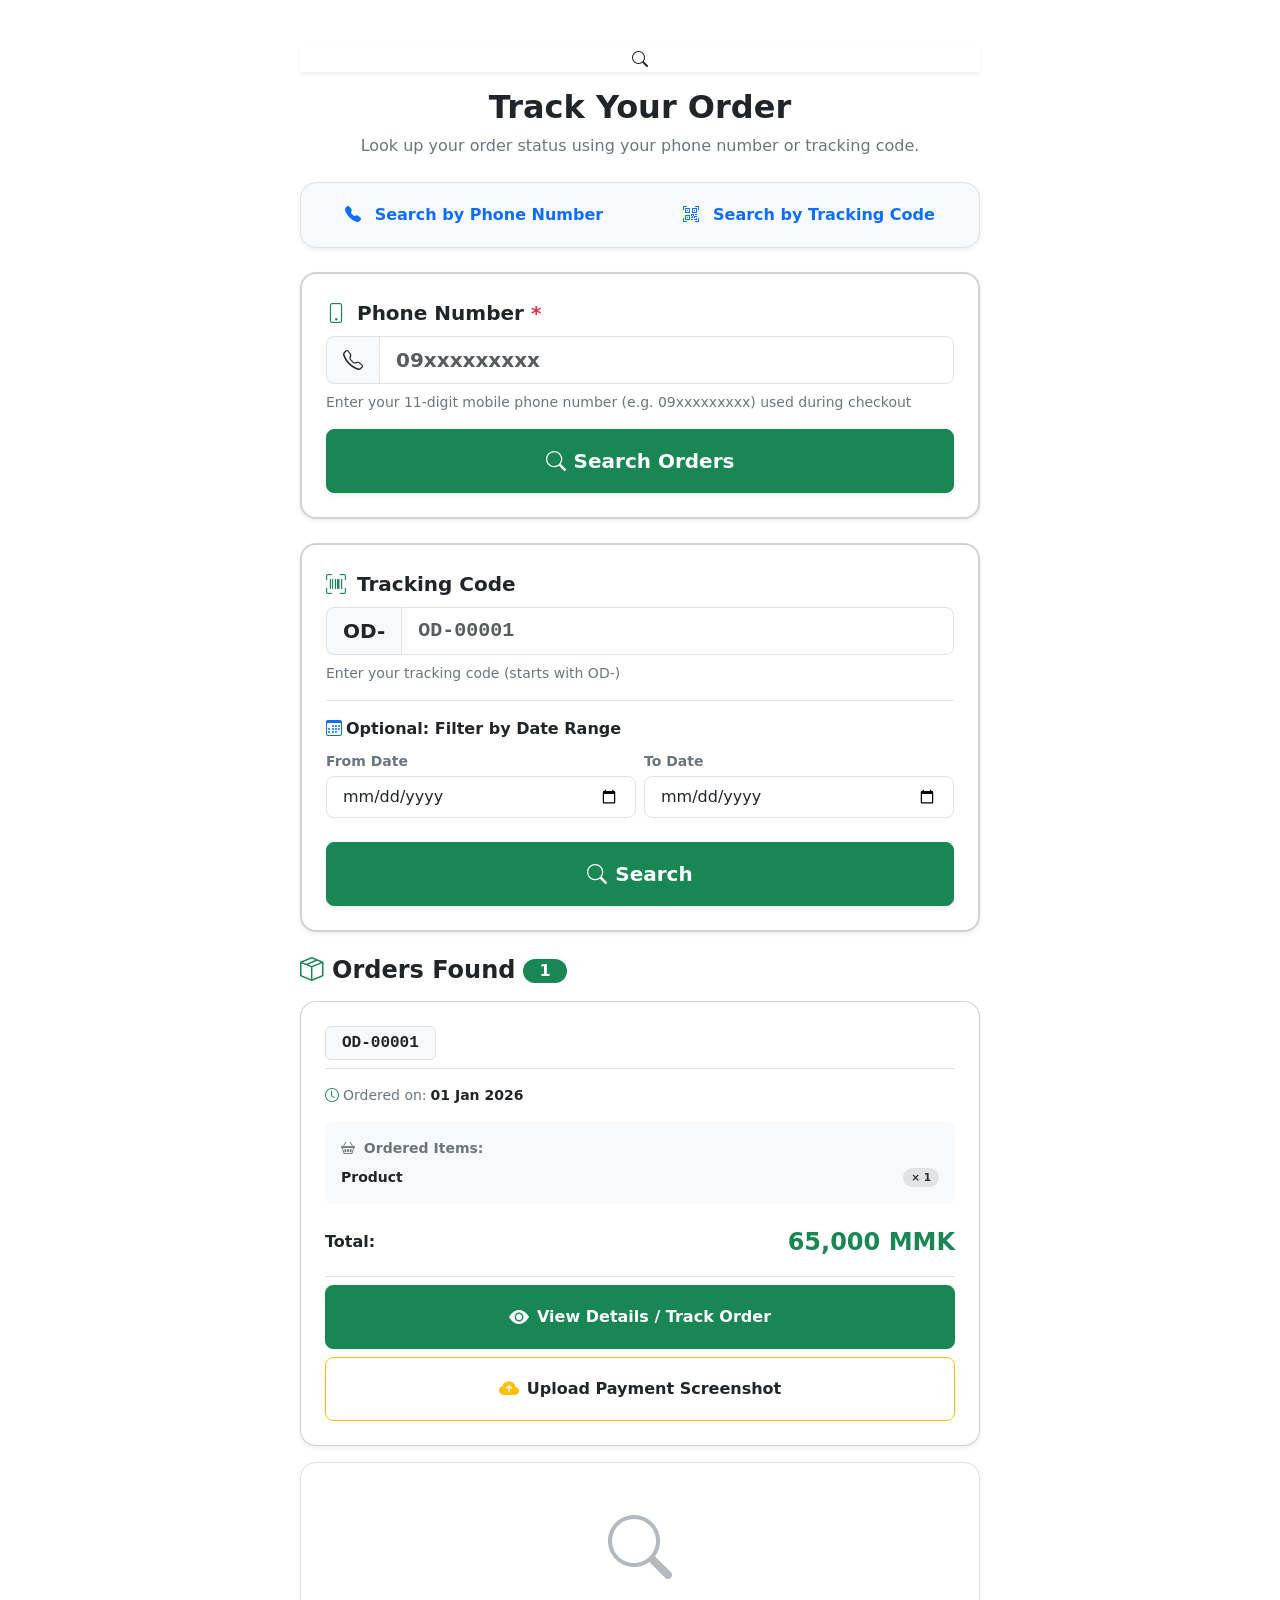
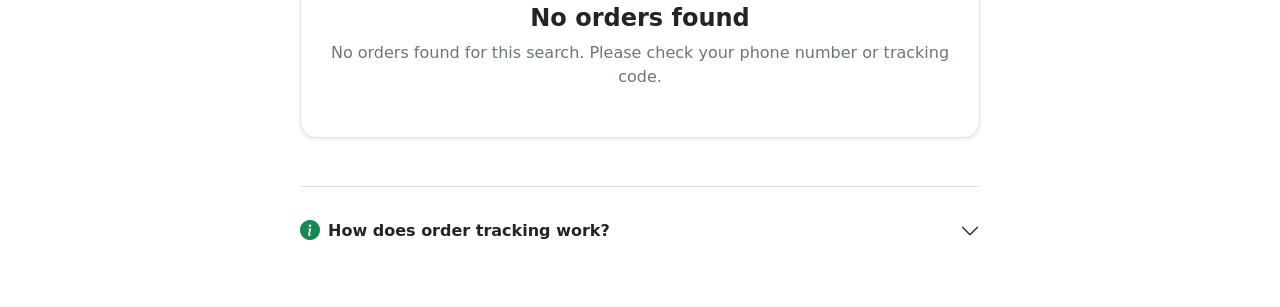
<file: src/main/resources/templates/track-search.html>
<!doctype html>
<html th:lang="${#locale.language}" xmlns:th="http://www.thymeleaf.org">
<head>
    <meta charset="UTF-8">
    <meta name="viewport" content="width=device-width, initial-scale=1">
    <title th:text="#{track.title}">Track Your Order — Rice &amp; Oil Store</title>
    <meta name="description" content="Find your order status using your phone number or tracking code.">
    <link href="https://cdn.jsdelivr.net/npm/bootstrap@5.3.3/dist/css/bootstrap.min.css" rel="stylesheet">
    <link href="https://cdn.jsdelivr.net/npm/bootstrap-icons@1.11.3/font/bootstrap-icons.min.css" rel="stylesheet">
    <link rel="stylesheet" th:href="@{/css/app.css}">
</head>
<body>
<div th:replace="~{fragments/layout :: navbar}"></div>
<div th:replace="~{fragments/layout :: alerts}"></div>

<main class="container py-4 py-md-5">
    <section class="track-search-panel mx-auto fade-in-up" style="max-width: 680px;">
        <!-- Page Header -->
        <div class="text-center mb-4">
            <div class="track-search-icon mx-auto mb-3 shadow-sm">
                <i class="bi bi-search" aria-hidden="true"></i>
            </div>
            <h1 class="h2 fw-bold mb-2 text-dark" th:text="#{track.title}">Track Your Order</h1>
            <p class="text-secondary fs-6 mb-0" th:text="#{track.help}">
                Look up your order status using your phone number or tracking code.
            </p>
        </div>

        <!-- Segmented Tab Navigation -->
        <div class="track-tab-container mb-4">
            <div class="nav nav-pills nav-fill p-1 bg-light rounded-4 border shadow-sm" role="tablist">
                <button type="button"
                        id="tab-phone"
                        class="nav-link py-3 fw-bold fs-6 rounded-3"
                        th:classappend="${activeTab == null or activeTab == 'phone' ? 'active' : ''}"
                        role="tab"
                        aria-controls="panel-phone"
                        th:aria-selected="${activeTab == null or activeTab == 'phone' ? 'true' : 'false'}"
                        onclick="switchSearchTab('phone')">
                    <i class="bi bi-telephone-fill me-2"></i>
                    <span th:text="#{track.tabPhone}">Search by Phone Number</span>
                </button>
                <button type="button"
                        id="tab-code"
                        class="nav-link py-3 fw-bold fs-6 rounded-3"
                        th:classappend="${activeTab == 'code' ? 'active' : ''}"
                        role="tab"
                        aria-controls="panel-code"
                        th:aria-selected="${activeTab == 'code' ? 'true' : 'false'}"
                        onclick="switchSearchTab('code')">
                    <i class="bi bi-qr-code-scan me-2"></i>
                    <span th:text="#{track.tabCode}">Search by Tracking Code</span>
                </button>
            </div>
        </div>

        <!-- Tab 1: Search by Phone Number (Default & Highest Priority) -->
        <div id="panel-phone"
             class="tab-pane-card card border-2 shadow-sm rounded-4 p-4 mb-4"
             th:style="${activeTab == null or activeTab == 'phone' ? 'display: block;' : 'display: none;'}">
            <form th:action="@{/track/search}" method="post">
                <input type="hidden" th:name="${_csrf.parameterName}" th:value="${_csrf.token}">
                <input type="hidden" name="searchType" value="phone">

                <div class="mb-3">
                    <label class="form-label fw-bold fs-5 text-dark" for="phoneSearch">
                        <i class="bi bi-phone me-1 text-success"></i>
                        <span th:text="#{track.phoneLabel}">Phone Number</span>
                        <span class="text-danger">*</span>
                    </label>
                    <div class="input-group input-group-lg">
                        <span class="input-group-text bg-light text-dark fw-bold px-3">
                            <i class="bi bi-telephone"></i>
                        </span>
                        <input id="phoneSearch"
                               class="form-control form-control-lg fs-5 fw-bold"
                               type="tel"
                               name="phoneNumber"
                               placeholder="09xxxxxxxxx"
                               autocomplete="tel"
                               inputmode="tel"
                               th:value="${phone}"
                               required>
                    </div>
                    <p class="form-text text-secondary mt-2 mb-0" th:text="#{track.phoneHelp}">
                        Enter your 11-digit mobile phone number (e.g. 09xxxxxxxxx) used during checkout
                    </p>
                </div>

                <button class="btn btn-success btn-lg w-100 fw-bold py-3 mt-3 d-flex align-items-center justify-content-center gap-2 shadow-sm"
                        type="submit"
                        style="min-height: 52px;">
                    <i class="bi bi-search fs-5"></i>
                    <span class="fs-5" th:text="#{track.btnSearchPhone}">Search Orders</span>
                </button>
            </form>
        </div>

        <!-- Tab 2: Search by Tracking Code & Date Range -->
        <div id="panel-code"
             class="tab-pane-card card border-2 shadow-sm rounded-4 p-4 mb-4"
             th:style="${activeTab == 'code' ? 'display: block;' : 'display: none;'}">
            <form th:action="@{/track/search}" method="post">
                <input type="hidden" th:name="${_csrf.parameterName}" th:value="${_csrf.token}">
                <input type="hidden" name="searchType" value="code">

                <div class="mb-3">
                    <label class="form-label fw-bold fs-5 text-dark" for="trackingCodeInput">
                        <i class="bi bi-upc-scan me-1 text-success"></i>
                        <span th:text="#{track.codeLabel}">Tracking Code</span>
                    </label>
                    <div class="input-group input-group-lg">
                        <span class="input-group-text bg-light text-dark fw-bold px-3">OD-</span>
                        <input id="trackingCodeInput"
                               class="form-control form-control-lg fs-5 font-monospace fw-bold text-uppercase"
                               type="text"
                               name="trackingCode"
                               placeholder="OD-00001"
                               autocomplete="off"
                               th:value="${trackingCode}">
                    </div>
                    <p class="form-text text-secondary mt-2 mb-0" th:text="#{track.codeHelp}">
                        Enter your tracking code (starts with OD-)
                    </p>
                </div>

                <!-- Date Range Filter (Optional) -->
                <div class="pt-3 mt-3 border-top">
                    <label class="form-label fw-bold text-dark mb-2 d-flex align-items-center gap-1">
                        <i class="bi bi-calendar3 text-primary"></i>
                        <span th:text="#{track.optionalDate}">Optional: Filter by Date Range</span>
                    </label>
                    <div class="row g-2">
                        <div class="col-12 col-sm-6">
                            <label class="form-label small fw-semibold text-secondary mb-1" for="startDate" th:text="#{track.fromDate}">From Date</label>
                            <input id="startDate"
                                   type="date"
                                   name="startDate"
                                   class="form-control form-control-lg fs-6"
                                   th:value="${startDate}">
                        </div>
                        <div class="col-12 col-sm-6">
                            <label class="form-label small fw-semibold text-secondary mb-1" for="endDate" th:text="#{track.toDate}">To Date</label>
                            <input id="endDate"
                                   type="date"
                                   name="endDate"
                                   class="form-control form-control-lg fs-6"
                                   th:value="${endDate}">
                        </div>
                    </div>
                </div>

                <button class="btn btn-success btn-lg w-100 fw-bold py-3 mt-4 d-flex align-items-center justify-content-center gap-2 shadow-sm"
                        type="submit"
                        style="min-height: 52px;">
                    <i class="bi bi-search fs-5"></i>
                    <span class="fs-5" th:text="#{track.btnSearchCode}">Search</span>
                </button>
            </form>
        </div>

        <!-- Search Results: Rendered as Clean, Responsive Stacked Mobile Cards -->
        <div class="mt-4">
            <!-- Results Found -->
            <div th:if="${orders != null and not #lists.isEmpty(orders)}">
                <div class="d-flex align-items-center justify-content-between mb-3">
                    <h2 class="h4 fw-bold text-dark mb-0 d-flex align-items-center gap-2">
                        <i class="bi bi-box-seam text-success"></i>
                        <span th:text="#{track.resultsCount}">Orders Found</span>
                        <span class="badge bg-success rounded-pill px-3 py-1 fs-6" th:text="${#lists.size(orders)}">1</span>
                    </h2>
                </div>

                <div class="d-grid gap-3">
                    <div th:each="o : ${orders}" class="card border-1 shadow-sm rounded-4 overflow-hidden p-3 p-sm-4 bg-white">
                        <!-- Card Header: Code & Status Badge -->
                        <div class="d-flex justify-content-between align-items-start gap-2 pb-2 border-bottom">
                            <div>
                                <span class="badge bg-light text-dark border font-monospace fs-6 px-3 py-2 fw-bold" th:text="${o.trackingCode}">OD-00001</span>
                            </div>
                            <div>
                                <span class="badge rounded-pill px-3 py-2 fs-6 fw-bold"
                                      th:with="s=${o.status.name()}"
                                      th:classappend="${s == 'COMPLETED' ? 'bg-success text-white' :
                                                      (s == 'CANCELLED' ? 'bg-danger text-white' :
                                                      (s == 'OUT_FOR_DELIVERY' ? 'bg-info text-dark' :
                                                      (s == 'PROCESSING' ? 'bg-primary text-white' :
                                                      (s == 'PENDING_PAYMENT' ? 'bg-warning text-dark' :
                                                      (s == 'PAYMENT_SUBMITTED' ? 'bg-purple text-white' : 'bg-secondary text-white')))))}"
                                      th:text="#{${'status.' + o.status.name()}}">Status</span>
                            </div>
                        </div>

                        <!-- Date & Customer info -->
                        <div class="d-flex align-items-center text-secondary small mt-3 mb-2">
                            <i class="bi bi-clock me-1 text-success"></i>
                            <span class="me-1" th:text="#{track.orderDate}">Ordered on:</span>
                            <span class="fw-bold text-dark" th:text="${@dateUtils.format(o.createdAt, 'dd MMM yyyy, hh:mm a', #locale)}">01 Jan 2026</span>
                        </div>

                        <!-- Ordered Items preview -->
                        <div class="bg-light rounded-3 p-3 my-2" th:if="${o.items != null and not #lists.isEmpty(o.items)}">
                            <div class="small text-secondary fw-bold mb-2">
                                <i class="bi bi-basket2 me-1"></i> Ordered Items:
                            </div>
                            <div class="d-grid gap-1">
                                <div th:each="it : ${o.items}" class="d-flex justify-content-between align-items-center small">
                                    <span class="text-dark fw-semibold" th:text="${it.product != null ? it.product.name : 'Item'}">Product</span>
                                    <span class="badge bg-secondary-subtle text-secondary-emphasis rounded-pill px-2 py-1" th:text="'× ' + ${it.quantity}">× 1</span>
                                </div>
                            </div>
                        </div>

                        <!-- Order Total -->
                        <div class="d-flex justify-content-between align-items-center py-2 mt-1">
                            <span class="fs-6 fw-bold text-dark" th:text="#{track.totalAmount}">Total:</span>
                            <span class="fs-4 fw-bold text-success" th:text="${@currency.format(o.totalAmount, #locale)}">65,000 MMK</span>
                        </div>

                        <!-- Action Buttons: 48px+ touch targets -->
                        <div class="d-grid gap-2 pt-2 border-top mt-2">
                            <a th:href="@{/orders/track/{code}(code=${o.trackingCode})}"
                               class="btn btn-success btn-lg fw-bold py-3 d-flex align-items-center justify-content-center gap-2"
                               style="min-height: 48px;">
                                <i class="bi bi-eye-fill fs-5"></i>
                                <span class="fs-6" th:text="#{track.viewDetails}">View Details / Track Order</span>
                            </a>

                            <!-- If pending payment and no slip uploaded yet, show quick upload button -->
                            <a th:if="${o.status.name() == 'PENDING_PAYMENT' and o.paymentScreenshotPath == null}"
                               th:href="@{/orders/track/{code}(code=${o.trackingCode})}"
                               class="btn btn-outline-warning text-dark btn-lg fw-bold py-3 d-flex align-items-center justify-content-center gap-2"
                               style="min-height: 48px;">
                                <i class="bi bi-cloud-arrow-up-fill fs-5 text-warning"></i>
                                <span class="fs-6" th:text="#{track.uploadSlip}">Upload Payment Screenshot</span>
                            </a>
                        </div>
                    </div>
                </div>
            </div>

            <!-- Empty Search Results -->
            <div th:if="${hasSearched != null and hasSearched and (orders == null or #lists.isEmpty(orders))}"
                 class="empty-state text-center py-5 px-3 rounded-4 shadow-sm border bg-white mt-3">
                <i class="bi bi-search display-3 text-secondary d-block mb-3 opacity-50"></i>
                <h2 class="h4 fw-bold text-dark mb-2" th:text="#{order.history.noOrders}">No orders found</h2>
                <p class="text-secondary fs-6 mb-0" th:text="#{track.noOrdersFound}">
                    No orders found for this search. Please check your phone number or tracking code.
                </p>
            </div>
        </div>

        <!-- How Order Tracking Works (Mobile Accordion) -->
        <div class="accordion accordion-flush border-top mt-5 pt-3" id="howItWorksAccordion">
            <div class="accordion-item border-0 bg-transparent">
                <h2 class="accordion-header">
                    <button class="accordion-button collapsed px-0 bg-transparent fw-bold text-dark fs-6"
                            type="button" data-bs-toggle="collapse" data-bs-target="#howItWorksBody"
                            style="min-height: 48px;">
                        <i class="bi bi-info-circle-fill text-success me-2 fs-5"></i>
                        <span th:text="#{userGuide.title}">How does order tracking work?</span>
                    </button>
                </h2>
                <div id="howItWorksBody" class="accordion-collapse collapse">
                    <div class="card border-0 bg-light rounded-3 p-3 mt-2">
                        <ol class="text-dark fw-semibold ps-3 mb-0 d-grid gap-2">
                            <li th:text="#{userGuide.step1.desc}">Browse products and submit your order.</li>
                            <li th:text="#{userGuide.step2.desc}">Transfer payment via KPay or Wave and upload screenshot.</li>
                            <li th:text="#{userGuide.step3.desc}">Store admin confirms payment and items are dispatched.</li>
                            <li th:text="#{userGuide.step4.desc}">Check live delivery status anytime with your phone number.</li>
                        </ol>
                    </div>
                </div>
            </div>
        </div>
    </section>
</main>

<div th:replace="~{fragments/layout :: footer}"></div>
<script src="https://cdn.jsdelivr.net/npm/bootstrap@5.3.3/dist/js/bootstrap.bundle.min.js"></script>
<script>
    function switchSearchTab(tab) {
        var btnPhone = document.getElementById('tab-phone');
        var btnCode = document.getElementById('tab-code');
        var panelPhone = document.getElementById('panel-phone');
        var panelCode = document.getElementById('panel-code');

        if (tab === 'phone') {
            btnPhone.classList.add('active');
            btnPhone.setAttribute('aria-selected', 'true');
            btnCode.classList.remove('active');
            btnCode.setAttribute('aria-selected', 'false');

            panelPhone.style.display = 'block';
            panelCode.style.display = 'none';
        } else {
            btnCode.classList.add('active');
            btnCode.setAttribute('aria-selected', 'true');
            btnPhone.classList.remove('active');
            btnPhone.setAttribute('aria-selected', 'false');

            panelCode.style.display = 'block';
            panelPhone.style.display = 'none';
        }
    }
</script>
</body>
</html>
</file>
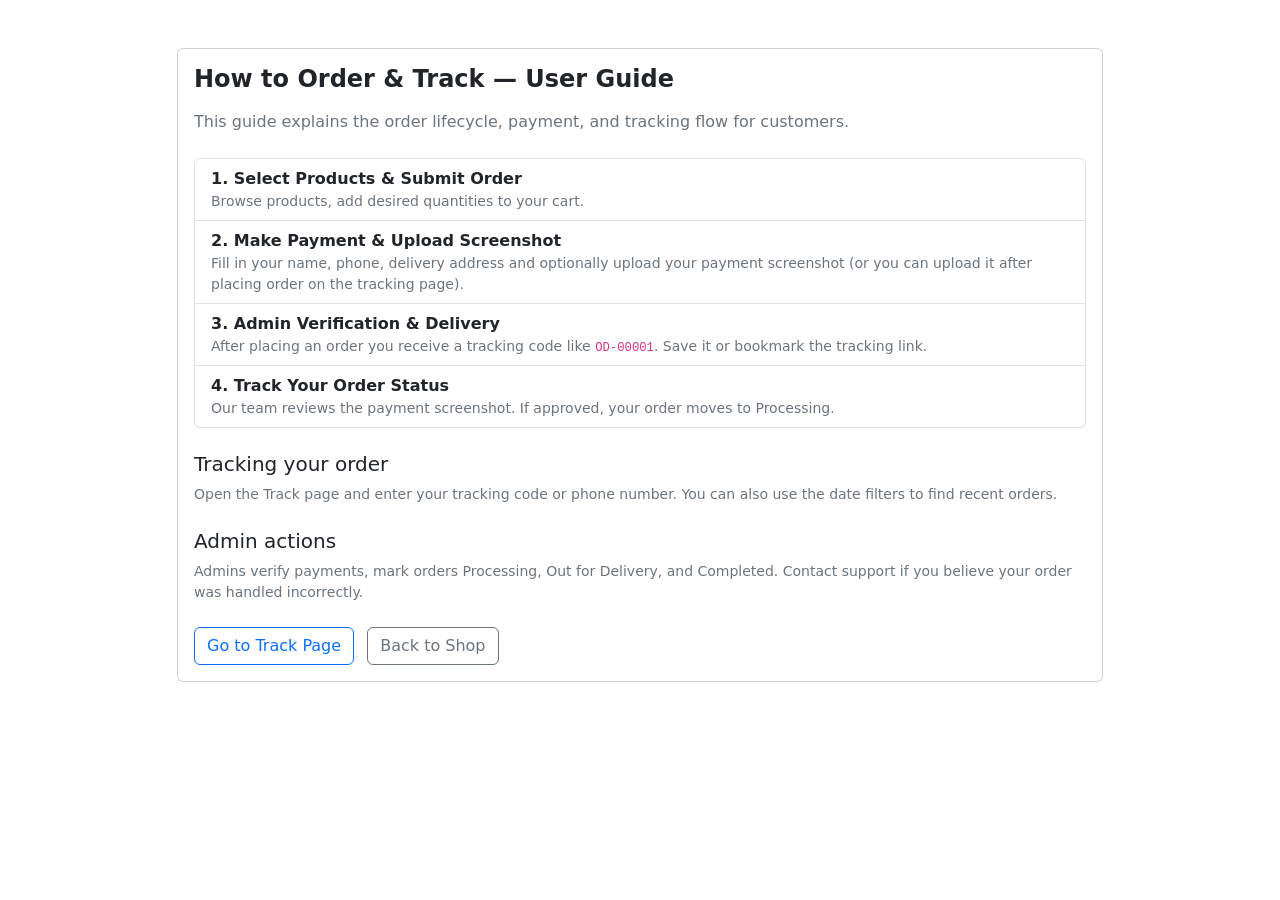
<file: src/main/resources/templates/user-guide.html>
<!doctype html>
<html xmlns:th="http://www.thymeleaf.org" th:lang="${#locale.language}">
<head>
    <meta charset="utf-8">
    <meta name="viewport" content="width=device-width, initial-scale=1">
    <title th:text="#{nav.userGuide}">User Guide</title>
    <meta name="description" th:content="#{userGuide.subtitle}" />
    <link href="https://cdn.jsdelivr.net/npm/bootstrap@5.3.3/dist/css/bootstrap.min.css" rel="stylesheet">
    <link href="https://cdn.jsdelivr.net/npm/bootstrap-icons@1.11.3/font/bootstrap-icons.min.css" rel="stylesheet">
    <link rel="stylesheet" th:href="@{/css/app.css}">
</head>
<body>
<div th:replace="~{fragments/layout :: navbar}"></div>
<main class="container py-5">
    <div class="row">
        <div class="col-lg-10 mx-auto">
            <div class="card">
                <div class="card-body">
                                        <h1 class="h4 fw-bold mb-3" th:text="#{userGuide.title}">How to Order & Track — User Guide</h1>
                                        <p class="text-secondary" th:text="#{userGuide.subtitle}">This guide explains the order lifecycle, payment, and tracking flow for customers.</p>

                                        <ol class="list-group list-group my-4">
                                            <li class="list-group-item">
                                                <strong th:text="#{userGuide.step1.title}">1. Select Products & Submit Order</strong>
                                                <div class="small text-secondary" th:text="#{userGuide.step1.desc}">Browse products, add desired quantities to your cart.</div>
                                            </li>
                                            <li class="list-group-item">
                                                <strong th:text="#{userGuide.step2.title}">2. Make Payment & Upload Screenshot</strong>
                                                <div class="small text-secondary" th:text="#{userGuide.step2.desc}">Fill in your name, phone, delivery address and optionally upload your payment screenshot (or you can upload it after placing order on the tracking page).</div>
                                            </li>
                                            <li class="list-group-item">
                                                <strong th:text="#{userGuide.step3.title}">3. Admin Verification & Delivery</strong>
                                                <div class="small text-secondary" th:text="#{userGuide.step3.desc}">After placing an order you receive a tracking code like <code>OD-00001</code>. Save it or bookmark the tracking link.</div>
                                            </li>
                                            <li class="list-group-item">
                                                <strong th:text="#{userGuide.step4.title}">4. Track Your Order Status</strong>
                                                <div class="small text-secondary" th:text="#{userGuide.step4.desc}">Our team reviews the payment screenshot. If approved, your order moves to Processing.</div>
                                            </li>
                                        </ol>

                                        <h5 class="mt-4" th:text="#{userGuide.btn.trackOrder}">Tracking your order</h5>
                                        <p class="small text-secondary" th:text="#{userGuide.step4.desc}">Open the Track page and enter your tracking code or phone number. You can also use the date filters to find recent orders.</p>

                                        <h5 class="mt-4">Admin actions</h5>
                                        <p class="small text-secondary">Admins verify payments, mark orders Processing, Out for Delivery, and Completed. Contact support if you believe your order was handled incorrectly.</p>

                                        <div class="mt-4">
                                            <a th:href="@{/track}" class="btn btn-outline-primary me-2" th:text="#{userGuide.btn.trackOrder}">Go to Track Page</a>
                                            <a th:href="@{/}" class="btn btn-outline-secondary" th:text="#{userGuide.btn.startShopping}">Back to Shop</a>
                                        </div>

                </div>
            </div>
        </div>
    </div>
</main>
<div th:replace="~{fragments/layout :: footer}"></div>
<script src="https://cdn.jsdelivr.net/npm/bootstrap@5.3.3/dist/js/bootstrap.bundle.min.js"></script>
</body>
</html>
</file>
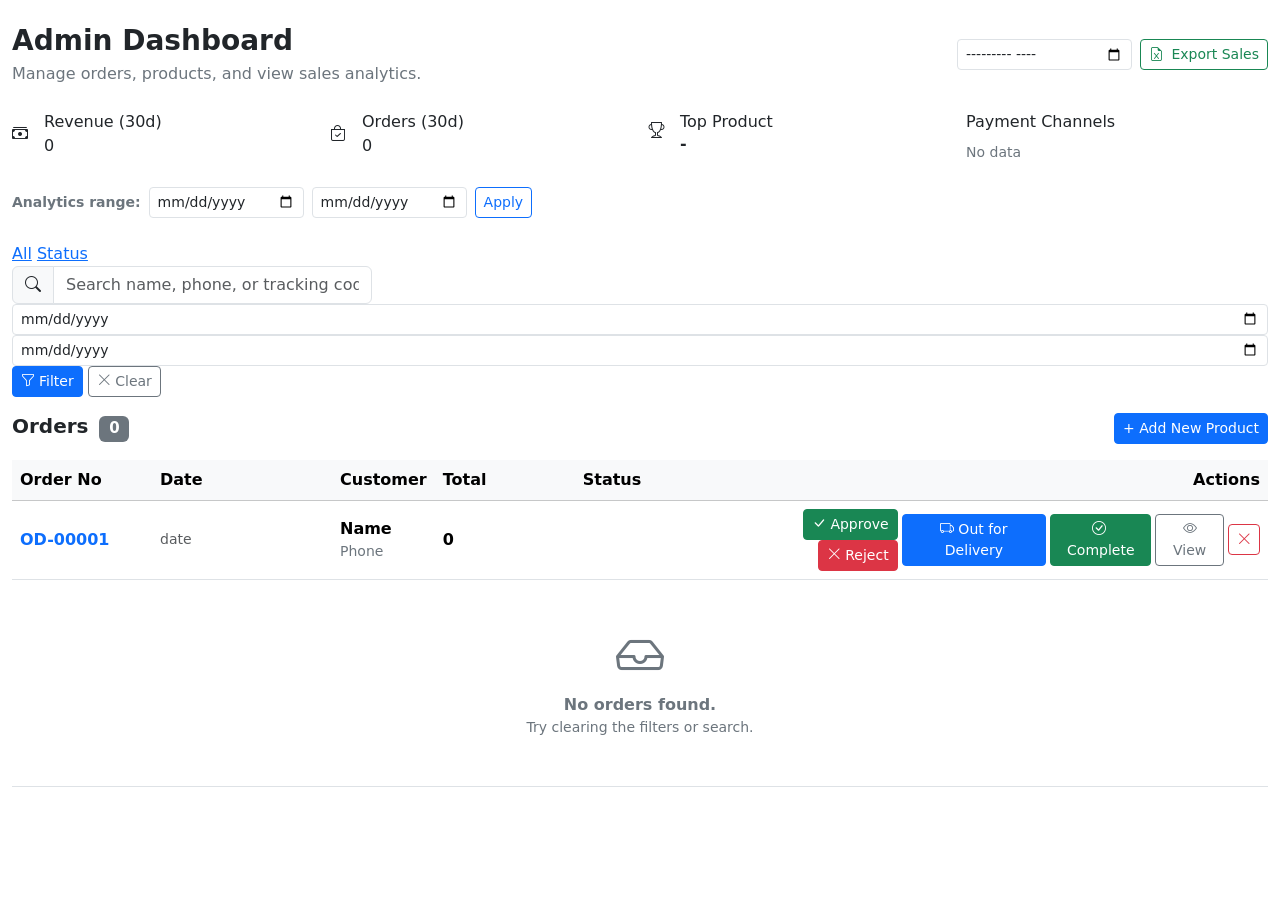
<file: src/main/resources/templates/admin/admin-dashboard.html>
<!doctype html>
<html xmlns:th="http://www.thymeleaf.org" th:lang="${#locale.language == 'en'}">
<head>
    <meta charset="UTF-8">
    <meta name="viewport" content="width=device-width, initial-scale=1">
    <title>Admin Dashboard — Rice &amp; Oil Store</title>
    <link href="https://cdn.jsdelivr.net/npm/bootstrap@5.3.3/dist/css/bootstrap.min.css" rel="stylesheet">
    <link href="https://cdn.jsdelivr.net/npm/bootstrap-icons@1.11.3/font/bootstrap-icons.min.css" rel="stylesheet">
    <link rel="stylesheet" th:href="@{/css/app.css}">
</head>
<body>
<div th:replace="~{fragments/layout :: navbar}"></div>
<div th:replace="~{fragments/layout :: alerts}"></div>

<main class="container-fluid admin-shell py-4">

    <!-- Page Header -->
    <div class="d-flex flex-column flex-lg-row justify-content-between gap-3 align-items-lg-center mb-4">
        <div>
            <h1 class="h3 fw-bold mb-1">Admin Dashboard</h1>
            <p class="text-secondary mb-0">Manage orders, products, and view sales analytics.</p>
        </div>
        <div class="d-flex gap-2 flex-wrap">
            <form th:action="@{/admin/reports/monthly}" method="get" class="d-flex gap-2 align-items-center">
                <input type="month" name="month" class="form-control form-control-sm" style="width:175px">
                <button class="btn btn-outline-success btn-sm" type="submit">
                    <i class="bi bi-file-earmark-excel me-1"></i> Export Sales
                </button>
            </form>
        </div>
    </div>

    <!-- ── Analytics Cards ─────────────────────────────────────────── -->
    <div class="row g-3 mb-4">
        <div class="col-6 col-lg-3">
            <div class="analytics-card d-flex align-items-center gap-3">
                <div class="analytics-icon green"><i class="bi bi-cash-stack"></i></div>
                <div>
                    <div class="analytics-label">Revenue (30d)</div>
                    <div class="analytics-value price" th:text="${analytics.revenue != null ? @currency.format(analytics.revenue, #locale) : '0'}">0</div>
                </div>
            </div>
        </div>
        <div class="col-6 col-lg-3">
            <div class="analytics-card d-flex align-items-center gap-3">
                <div class="analytics-icon gold"><i class="bi bi-bag-check"></i></div>
                <div>
                    <div class="analytics-label">Orders (30d)</div>
                    <div class="analytics-value" th:text="${analytics.orderCount}">0</div>
                </div>
            </div>
        </div>
        <div class="col-6 col-lg-3">
            <div class="analytics-card d-flex align-items-center gap-3">
                <div class="analytics-icon blue"><i class="bi bi-trophy"></i></div>
                <div>
                    <div class="analytics-label">Top Product</div>
                    <div class="analytics-value h6 mb-0 fw-bold"
                         th:text="${!#lists.isEmpty(analytics.topProducts) ? analytics.topProducts[0].productName : 'None'}">-</div>
                </div>
            </div>
        </div>
        <div class="col-6 col-lg-3">
            <div class="analytics-card">
                <div class="analytics-label mb-2">Payment Channels</div>
                <div th:if="${#maps.isEmpty(analytics.paymentDistribution)}" class="small text-secondary">No data</div>
                <div th:each="entry : ${analytics.paymentDistribution.entrySet()}" class="d-flex justify-content-between small">
                    <span th:text="${entry.key}"></span>
                    <span class="fw-bold" th:text="${entry.value}"></span>
                </div>
            </div>
        </div>
    </div>

    <!-- Analytics date range filter -->
    <form class="d-flex gap-2 align-items-center mb-4 flex-wrap" method="get" th:action="@{/admin/dashboard}">
        <input type="hidden" name="status" th:value="${selectedStatus}">
        <input type="hidden" name="query" th:value="${searchQuery}">
        <span class="small text-secondary fw-semibold">Analytics range:</span>
        <input type="date" name="from" class="form-control form-control-sm" style="width:155px"
               th:value="${analyticsRangeStart != null ? @dateUtils.format(analyticsRangeStart, 'yyyy-MM-dd', #locale) : ''}">
        <input type="date" name="to" class="form-control form-control-sm" style="width:155px"
               th:value="${analyticsRangeEnd != null ? @dateUtils.format(analyticsRangeEnd, 'yyyy-MM-dd', #locale) : ''}">
        <button class="btn btn-outline-primary btn-sm" type="submit">Apply</button>
    </form>

    <div class="row g-4">

        <!-- ── Orders Panel ──────────────────────────────────────────── -->
        <section class="col-12">

            <!-- Status Tab Bar -->
            <div class="status-tab-bar">
                <a th:href="@{/admin/dashboard}" class="status-tab" th:classappend="${selectedStatus == null} ? ' active' : ''">All</a>
                <a th:each="s : ${statuses}"
                   th:href="@{/admin/dashboard(status=${s.name()})}"
                   class="status-tab"
                   th:classappend="${selectedStatus != null and selectedStatus.name() == s.name()} ? ' active' : ''"
                   th:text="${s.label}">Status</a>
            </div>

            <!-- Multi-Criteria Search Bar -->
            <form class="admin-search-bar mb-3" method="get" th:action="@{/admin/dashboard}">
                <input type="hidden" name="status" th:value="${selectedStatus}">
                <div class="input-group flex-grow-1" style="max-width:360px; min-width:200px;">
                    <span class="input-group-text"><i class="bi bi-search"></i></span>
                    <input type="text" class="form-control" name="query" id="adminSearchQuery"
                           placeholder="Search name, phone, or tracking code…"
                           th:value="${searchQuery}">
                </div>
                <input type="date" name="from" class="form-control form-control-sm"
                       th:value="${fromDate}">
                <input type="date" name="to" class="form-control form-control-sm"
                       th:value="${toDate}">
                <button class="btn btn-primary btn-sm" type="submit">
                    <i class="bi bi-funnel me-1"></i>Filter
                </button>
                <a th:href="@{/admin/dashboard}" class="btn btn-outline-secondary btn-sm">
                    <i class="bi bi-x-lg"></i> Clear
                </a>
            </form>

            <!-- Orders Table -->
            <div class="admin-panel">
                <div class="d-flex justify-content-between align-items-center mb-3">
                    <h2 class="h5 fw-bold mb-0">Orders
                        <span class="badge bg-secondary ms-1" th:text="${#lists.size(orders)}">0</span>
                    </h2>
                    <a th:href="@{/admin/products/new}" class="btn btn-primary btn-sm">+ Add New Product</a>
                </div>
                <div class="table-responsive">
                    <table class="table align-middle table-hover mb-0">
                        <thead class="table-light">
                        <tr>
                            <th style="width:140px">Order No</th>
                            <th style="width:180px">Date</th>
                            <th>Customer</th>
                            <th style="width:140px">Total</th>
                            <th style="width:140px">Status</th>
                            <th class="text-end" style="min-width:240px">Actions</th>
                        </tr>
                        </thead>
                        <tbody>
                        <tr th:each="order : ${orders}" class="order-table-row">
                            <td>
                                <a th:href="@{/orders/track/{code}(code=${order.trackingCode})}"
                                   class="fw-bold text-decoration-none text-primary" th:text="${order.trackingCode}">OD-00001</a>
                            </td>
                            <td class="small text-muted" th:text="${@dateUtils.format(order.createdAt, 'dd MMM yyyy, HH:mm', #locale)}">date</td>
                            <td>
                                <div class="fw-semibold" th:text="${order.customerName}">Name</div>
                                <div class="small text-secondary" th:text="${order.phoneNumber}">Phone</div>
                            </td>
                            <td class="fw-bold">
                                <span class="price" th:text="${@currency.format(order.totalAmount, #locale)}">0</span>
                            </td>
                            <td>
                                <span class="badge rounded-pill"
                                      th:with="s=${order.status.name()}"
                                      th:classappend="${s == 'COMPLETED' ? 'bg-success' :
                                                      (s == 'CANCELLED' ? 'bg-danger' :
                                                      (s == 'OUT_FOR_DELIVERY' ? 'bg-primary' :
                                                      (s == 'PROCESSING' ? 'bg-info text-dark' :
                                                      (s == 'PENDING_PAYMENT' ? 'bg-warning text-dark' :
                                                      (s == 'PAYMENT_SUBMITTED' ? 'bg-purple' : 'bg-secondary')))))}"
                                      th:text="#{${'status.' + order.status.name()}}">Status</span>
                            </td>
                            <td class="text-end">
                                <div class="action-btn-group d-flex justify-content-end align-items-center gap-1">

                                    <!-- Stage 1: PENDING_PAYMENT / PAYMENT_SUBMITTED -->
                                    <th:block th:if="${order.status.name() == 'PENDING_PAYMENT' or order.status.name() == 'PAYMENT_SUBMITTED'}">
                                        <form th:action="@{/admin/orders/{id}/approve(id=${order.id})}" method="post" class="d-inline">
                                            <input type="hidden" th:name="${_csrf.parameterName}" th:value="${_csrf.token}">
                                            <button class="btn btn-sm btn-success" type="submit">
                                                <i class="bi bi-check-lg me-1"></i>Approve
                                            </button>
                                        </form>
                                        <form th:action="@{/admin/orders/{id}/reject(id=${order.id})}" method="post" class="d-inline">
                                            <input type="hidden" th:name="${_csrf.parameterName}" th:value="${_csrf.token}">
                                            <button class="btn btn-sm btn-danger" type="submit" onclick="return confirm('Reject / Cancel this order?')">
                                                <i class="bi bi-x-lg me-1"></i>Reject
                                            </button>
                                        </form>
                                    </th:block>

                                    <!-- Stage 2: PROCESSING -->
                                    <th:block th:if="${order.status.name() == 'PROCESSING'}">
                                        <form th:action="@{/admin/orders/{id}/out-for-delivery(id=${order.id})}" method="post" class="d-inline">
                                            <input type="hidden" th:name="${_csrf.parameterName}" th:value="${_csrf.token}">
                                            <button class="btn btn-sm btn-primary" type="submit">
                                                <i class="bi bi-truck me-1"></i>Out for Delivery
                                            </button>
                                        </form>
                                    </th:block>

                                    <!-- Stage 3: OUT_FOR_DELIVERY -->
                                    <th:block th:if="${order.status.name() == 'OUT_FOR_DELIVERY'}">
                                        <form th:action="@{/admin/orders/{id}/confirm(id=${order.id})}" method="post" class="d-inline">
                                            <input type="hidden" th:name="${_csrf.parameterName}" th:value="${_csrf.token}">
                                            <button class="btn btn-sm btn-success" type="submit" onclick="return confirm('Mark this order as COMPLETED / Delivered?')">
                                                <i class="bi bi-check-circle me-1"></i>Complete
                                            </button>
                                        </form>
                                    </th:block>

                                    <!-- Always Visible Details Link -->
                                    <a th:href="@{/orders/track/{code}(code=${order.trackingCode})}" class="btn btn-sm btn-outline-secondary">
                                        <i class="bi bi-eye"></i> View
                                    </a>

                                    <!-- Cancel option if active -->
                                    <div th:if="${order.status.name() != 'COMPLETED' and order.status.name() != 'CANCELLED'}" class="d-inline">
                                        <form th:action="@{/admin/orders/{id}/cancel(id=${order.id})}" method="post" class="d-inline">
                                            <input type="hidden" th:name="${_csrf.parameterName}" th:value="${_csrf.token}">
                                            <button class="btn btn-sm btn-outline-danger" type="submit" onclick="return confirm('Cancel this order? This cannot be undone.')">
                                                <i class="bi bi-x-lg"></i>
                                            </button>
                                        </form>
                                    </div>

                                </div>
                            </td>
                        </tr>

                        <!-- Empty state -->
                        <tr th:if="${#lists.isEmpty(orders)}">
                            <td colspan="6" class="text-center py-5">
                                <i class="bi bi-inbox display-5 text-secondary d-block mb-2"></i>
                                <div class="text-secondary fw-semibold">No orders found.</div>
                                <div class="small text-secondary">Try clearing the filters or search.</div>
                            </td>
                        </tr>
                        </tbody>
                    </table>
                </div>
            </div>
        </section>

    </div>
</main>

<div th:replace="~{fragments/layout :: footer}"></div>
<script src="https://cdn.jsdelivr.net/npm/bootstrap@5.3.3/dist/js/bootstrap.bundle.min.js"></script>
</body>
</html>
</file>
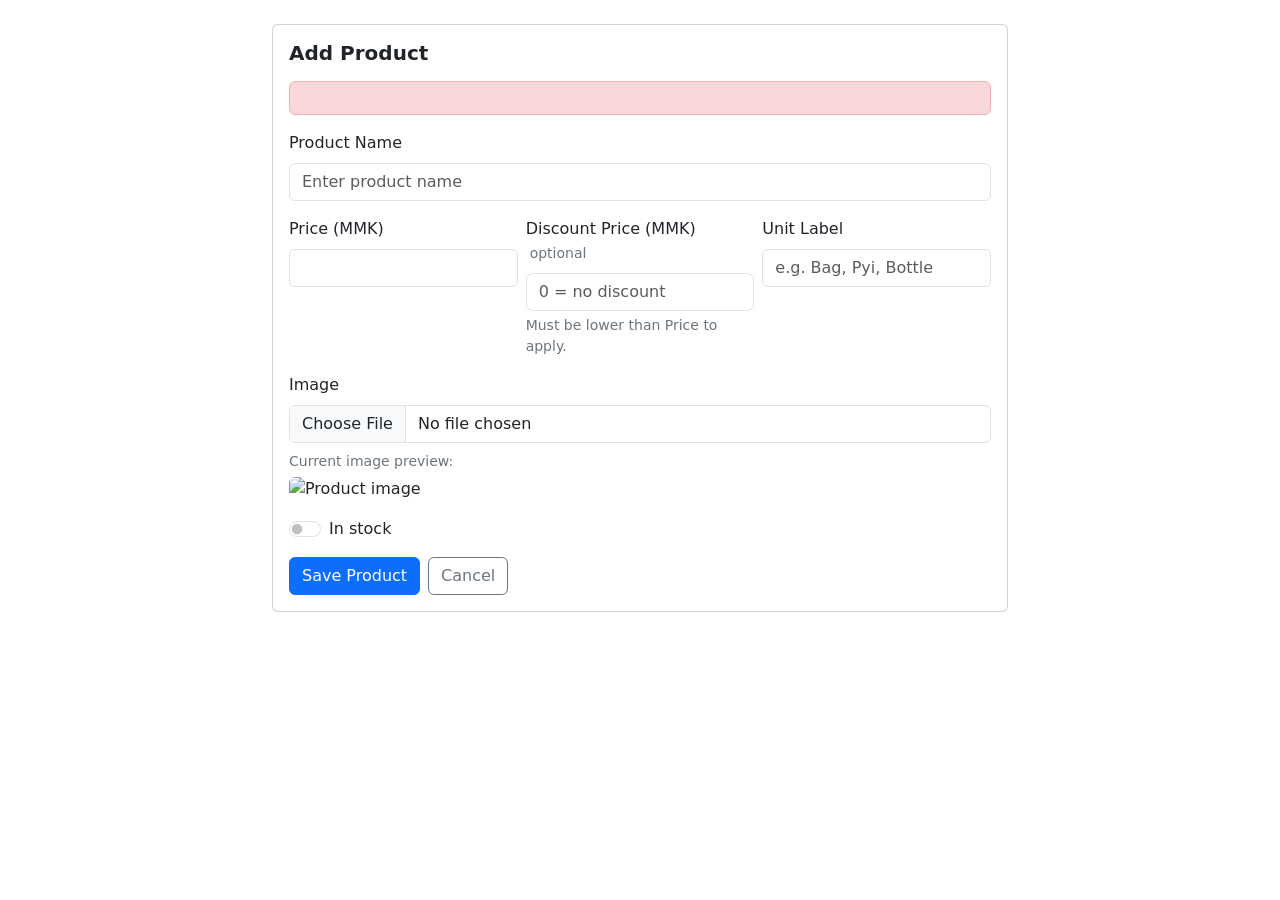
<file: src/main/resources/templates/admin/product-form.html>
<!doctype html>
<html xmlns:th="http://www.thymeleaf.org" th:lang="${#locale.language}">
<head>
    <meta charset="utf-8">
    <meta name="viewport" content="width=device-width, initial-scale=1">
    <title th:text="${editing} ? 'Edit Product' : 'Add Product'">Product Form</title>
    <link href="https://cdn.jsdelivr.net/npm/bootstrap@5.3.3/dist/css/bootstrap.min.css" rel="stylesheet">
    <link href="https://cdn.jsdelivr.net/npm/bootstrap-icons@1.11.3/font/bootstrap-icons.min.css" rel="stylesheet">
    <link rel="stylesheet" th:href="@{/css/app.css}">
</head>
<body>
<div th:replace="~{fragments/layout :: navbar}"></div>
<div th:replace="~{fragments/layout :: alerts}"></div>
<main class="container py-4">
    <div class="row justify-content-center">
        <div class="col-lg-8">
            <div class="card">
                <div class="card-body">
                    <h2 class="h5 fw-bold mb-3" th:text="${editing} ? 'Edit Product' : 'Add New Product'">Add Product</h2>

                    <form th:action="@{/admin/products/save}" th:object="${productForm}" method="post" enctype="multipart/form-data">
                        <input type="hidden" th:field="*{id}">
                        <!-- Preserve existing image URL when editing -->
                        <input type="hidden" th:field="*{imageUrl}">
                        <input type="hidden" th:name="${_csrf.parameterName}" th:value="${_csrf.token}">
                        <div th:if="${uploadError}" class="alert alert-danger" th:text="${uploadError}"></div>

                        <div class="mb-3">
                            <label class="form-label">Product Name</label>
                            <input type="text" th:field="*{name}" class="form-control" placeholder="Enter product name" required maxlength="120">
                            <div class="text-danger small" th:if="${#fields.hasErrors('name')}" th:errors="*{name}"></div>
                        </div>

                        <div class="row g-2">
                            <div class="col-md-4 mb-3">
                                <label class="form-label">Price (MMK)</label>
                                <input type="number" step="0.01" min="0" th:field="*{price}" class="form-control" required>
                                <div class="text-danger small" th:if="${#fields.hasErrors('price')}" th:errors="*{price}"></div>
                            </div>
                            <div class="col-md-4 mb-3">
                                <label class="form-label">
                                    Discount Price (MMK)
                                    <span class="text-secondary fw-normal small ms-1">optional</span>
                                </label>
                                <input type="number" step="0.01" min="0" th:field="*{discountPrice}" class="form-control"
                                       placeholder="0 = no discount">
                                <div class="form-text text-secondary">Must be lower than Price to apply.</div>
                            </div>
                            <div class="col-md-4 mb-3">
                                <label class="form-label">Unit Label</label>
                                <input type="text" th:field="*{unitLabel}" class="form-control" placeholder="e.g. Bag, Pyi, Bottle">
                            </div>
                        </div>

                        <div class="mb-3">
                            <label class="form-label">Image</label>
                            <input class="form-control" type="file" name="imageFile" accept="image/png, image/jpeg, image/webp">
                            <div class="mt-2" th:if="${productForm.imageUrl}">
                                <div class="small text-secondary mb-1">Current image preview:</div>
                                <img th:src="${productForm.imageUrl}" alt="Product image" class="img-fluid rounded" style="max-height:160px;">
                            </div>
                            <div class="text-danger small" th:if="${#fields.hasErrors('imageUrl')}" th:errors="*{imageUrl}"></div>
                        </div>

                        <div class="mb-3 form-check form-switch">
                            <input class="form-check-input" type="checkbox" th:field="*{available}" id="availableSwitch">
                            <label class="form-check-label" for="availableSwitch">In stock</label>
                        </div>

                        <div class="d-flex gap-2">
                            <button class="btn btn-primary" type="submit">Save Product</button>
                            <a th:href="@{/admin/products}" class="btn btn-outline-secondary">Cancel</a>
                        </div>

                    </form>
                </div>
            </div>
        </div>
    </div>
</main>
<div th:replace="~{fragments/layout :: footer}"></div>
<script src="https://cdn.jsdelivr.net/npm/bootstrap@5.3.3/dist/js/bootstrap.bundle.min.js"></script>
</body>
</html>
</file>
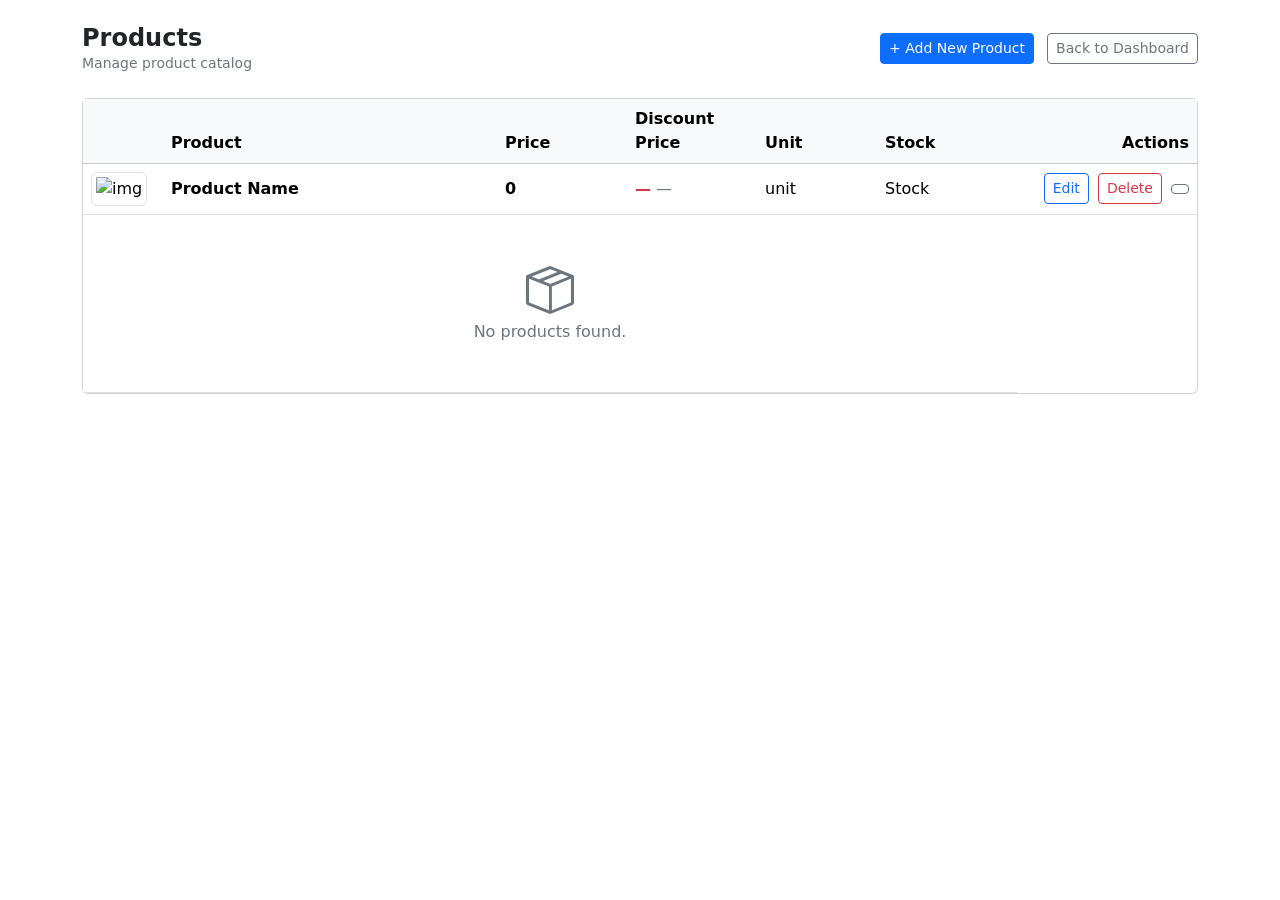
<file: src/main/resources/templates/admin/products.html>
<!doctype html>
<html xmlns:th="http://www.thymeleaf.org" th:lang="${#locale.language}">
<head>
    <meta charset="utf-8">
    <meta name="viewport" content="width=device-width, initial-scale=1">
    <title>Manage Products</title>
    <link href="https://cdn.jsdelivr.net/npm/bootstrap@5.3.3/dist/css/bootstrap.min.css" rel="stylesheet">
    <link href="https://cdn.jsdelivr.net/npm/bootstrap-icons@1.11.3/font/bootstrap-icons.min.css" rel="stylesheet">
    <link rel="stylesheet" th:href="@{/css/app.css}">
</head>
<body>
<div th:replace="~{fragments/layout :: navbar}"></div>
<div th:replace="~{fragments/layout :: alerts}"></div>
<main class="container py-4">
    <div class="d-flex justify-content-between align-items-center mb-4">
        <div>
            <h1 class="h4 fw-bold mb-0">Products</h1>
            <div class="small text-secondary">Manage product catalog</div>
        </div>
        <div>
            <a th:href="@{/admin/products/new}" class="btn btn-primary btn-sm">+ Add New Product</a>
            <a th:href="@{/admin/dashboard}" class="btn btn-outline-secondary btn-sm ms-2">Back to Dashboard</a>
        </div>
    </div>

    <div class="card">
        <div class="card-body p-0">
            <div class="table-responsive">
                <table class="table table-hover align-middle mb-0">
                    <thead class="table-light">
                    <tr>
                        <th style="width:80px"></th>
                        <th>Product</th>
                        <th style="width:130px">Price</th>
                        <th style="width:130px">Discount Price</th>
                        <th style="width:120px">Unit</th>
                        <th style="width:140px">Stock</th>
                        <th class="text-end" style="width:180px">Actions</th>
                    </tr>
                    </thead>
                    <tbody>
                    <tr th:each="p : ${products}">
                        <td>
                            <img th:src="${p.imageUrl}" alt="img" class="img-thumbnail" style="height:56px; width:56px; object-fit:cover;">
                        </td>
                        <td>
                            <div class="fw-semibold" th:text="${p.name}">Product Name</div>
                        </td>
                        <td class="fw-bold" th:text="${@currency.format(p.price, #locale)}">0</td>
                        <td>
                            <span th:if="${p.hasDiscount()}" class="text-danger fw-semibold"
                                  th:text="${@currency.format(p.discountPrice, #locale)}">—</span>
                            <span th:unless="${p.hasDiscount()}" class="text-secondary">—</span>
                        </td>
                        <td th:text="${p.unitLabel}">unit</td>
                        <td>
                            <span th:classappend="${p.available} ? 'badge bg-success' : 'badge bg-danger'" th:text="${p.available} ? 'In Stock' : 'Out of Stock'">Stock</span>
                        </td>
                        <td class="text-end">
                            <a th:href="@{/admin/products/{id}/edit(id=${p.id})}" class="btn btn-sm btn-outline-primary">Edit</a>
                            <form th:action="@{/admin/products/{id}/delete(id=${p.id})}" method="post" th:object="${p}" class="d-inline-block ms-1">
                                <input type="hidden" th:name="${_csrf.parameterName}" th:value="${_csrf.token}">
                                <button type="submit" class="btn btn-sm btn-outline-danger" onclick="return confirm('Delete this product? This cannot be undone.')">Delete</button>
                            </form>
                            <form th:action="@{/admin/products/{id}/toggle(id=${p.id})}" method="post" class="d-inline-block ms-1">
                                <input type="hidden" th:name="${_csrf.parameterName}" th:value="${_csrf.token}">
                                <button type="submit" class="btn btn-sm btn-outline-secondary" th:text="${p.available} ? 'Set Out of Stock' : 'Set In Stock'"></button>
                            </form>
                        </td>
                    </tr>
                    <tr th:if="${#lists.isEmpty(products)}">
                        <td colspan="6" class="text-center py-5 text-secondary">
                            <i class="bi bi-box-seam display-5 mb-2"></i>
                            <div>No products found.</div>
                        </td>
                    </tr>
                    </tbody>
                </table>
            </div>
        </div>
    </div>
</main>
<div th:replace="~{fragments/layout :: footer}"></div>
<script src="https://cdn.jsdelivr.net/npm/bootstrap@5.3.3/dist/js/bootstrap.bundle.min.js"></script>
</body>
</html>
</file>
